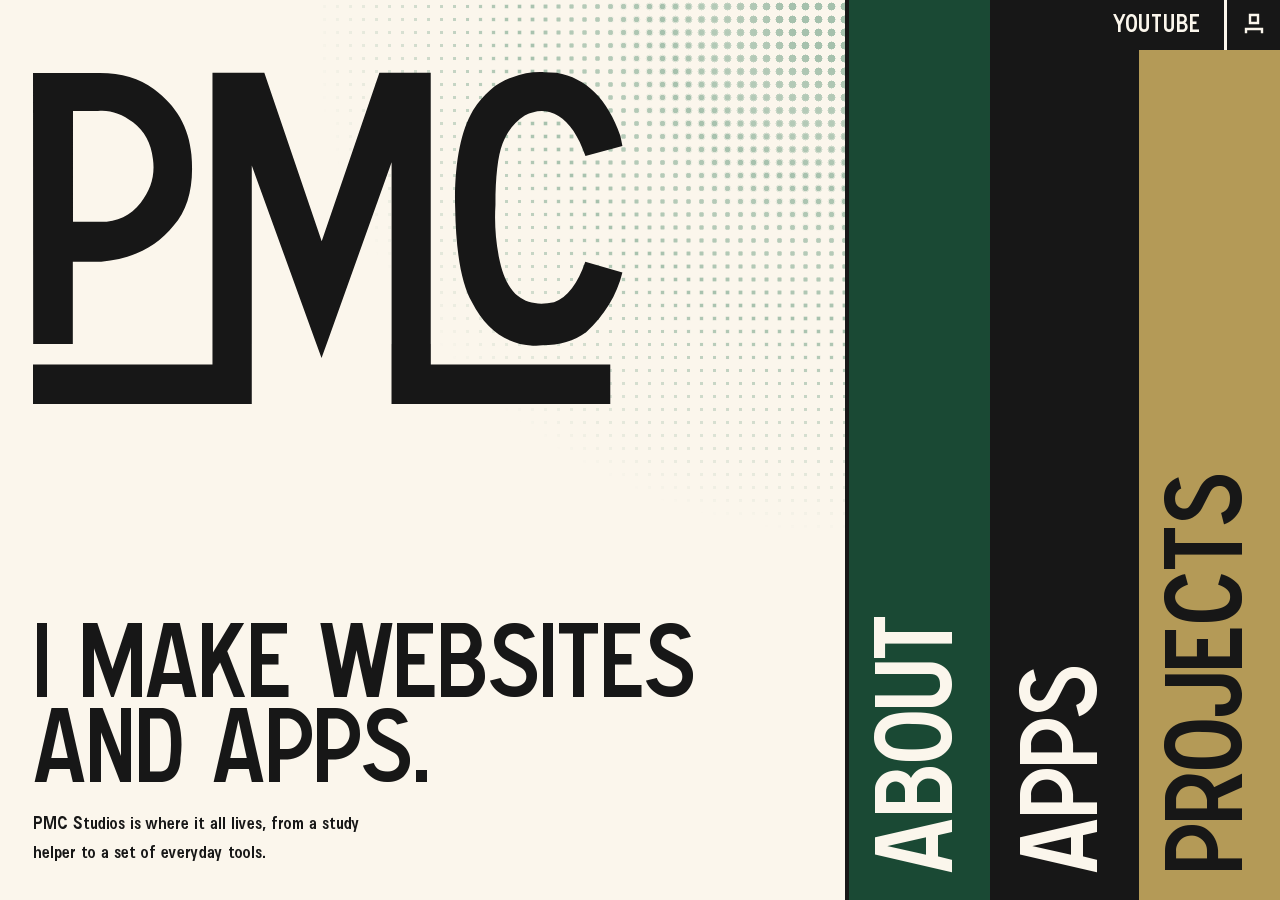
<file: index.html>
<!DOCTYPE html>
<html lang="en">
<head>
<meta charset="UTF-8">
<meta name="viewport" content="width=device-width, initial-scale=1, viewport-fit=cover">
<title>PMC Studios</title>
<meta name="description" content="PMC Studios. Phoenix Coe makes websites and apps, and designs interfaces, typefaces and road signs.">
<meta property="og:title" content="PMC Studios"><meta property="og:description" content="Phoenix Coe makes websites and apps.">
<meta name="theme-color" content="#FBF6EC">
<link rel="icon" href="images/favicon.ico" sizes="48x48"><link rel="icon" href="favicon.svg" type="image/svg+xml"><link rel="apple-touch-icon" href="images/apple-touch-icon.png"><script src="favicon.js"></script>
<script>document.documentElement.classList.add('js')</script>
<style>
@font-face {font-family: 'Shoulders'; src: url('fonts/BigShouldersDisplay-900.woff2') format('woff2'); font-weight: 100 900; font-display: swap;}
@font-face {font-family: 'Plex'; src: url('fonts/IBMPlexMono-400.woff2') format('woff2'); font-weight: 400; font-display: swap;}
@font-face {font-family: 'PMC Symbols L2'; src: url('fonts/PMCSymbolsL2.woff2') format('woff2'); unicode-range: U+0022,U+0023,U+0024,U+0025,U+0026,U+0027,U+002A,U+003C,U+003E,U+003F,U+0040,U+005B,U+005D,U+005E,U+005F,U+0060,U+007B,U+007C,U+007D,U+007E,U+00A1,U+00A3,U+00A9,U+00AB,U+00AE,U+00B0,U+00B1,U+00B7,U+00BB,U+00BF,U+00D7,U+00F7,U+2013,U+2014,U+2018,U+2019,U+201C,U+201D,U+2022,U+2026,U+2190,U+2191,U+2192,U+2193,U+2212,U+2713; font-display: swap;}
@font-face {font-family: 'PMC Symbols L4'; src: url('fonts/PMCSymbolsL4.woff2') format('woff2'); unicode-range: U+0022,U+0023,U+0024,U+0025,U+0026,U+0027,U+002A,U+003C,U+003E,U+003F,U+0040,U+005B,U+005D,U+005E,U+005F,U+0060,U+007B,U+007C,U+007D,U+007E,U+00A1,U+00A3,U+00A9,U+00AB,U+00AE,U+00B0,U+00B1,U+00B7,U+00BB,U+00BF,U+00D7,U+00F7,U+2013,U+2014,U+2018,U+2019,U+201C,U+201D,U+2022,U+2026,U+2190,U+2191,U+2192,U+2193,U+2212,U+2713; font-display: swap;}
@font-face {font-family: 'PMC Symbols L4 Upright'; src: url('fonts/PMCSymbolsL4Upright.woff2') format('woff2'); unicode-range: U+0022,U+0023,U+0024,U+0025,U+0026,U+0027,U+002A,U+003C,U+003E,U+003F,U+0040,U+005B,U+005D,U+005E,U+005F,U+0060,U+007B,U+007C,U+007D,U+007E,U+00A1,U+00A3,U+00A9,U+00AB,U+00AE,U+00B0,U+00B1,U+00B7,U+00BB,U+00BF,U+00D7,U+00F7,U+2013,U+2014,U+2018,U+2019,U+201C,U+201D,U+2022,U+2026,U+2190,U+2191,U+2192,U+2193,U+2212,U+2713; font-display: swap;}
@font-face {font-family: 'PMC Header'; src: local('PMC Header'), local('Caracteres L2'), local('Caractères L2'), url('fonts/PMCHeader.woff2') format('woff2'); font-weight: 100 900; font-display: swap;}
@font-face {font-family: 'PMC Font'; src: local('PMC Font'), local('Caracteres L4'), local('Caractères L4'), url('fonts/PMCFont.woff2') format('woff2'); font-weight: 100 900; font-display: swap;}
@font-face {font-family: 'PMC Font Upright'; src: url('fonts/PMCFontUpright.woff2') format('woff2'); font-weight: 100 900; font-display: swap;}
:root{--ink:#171717;--g1:#337957;--g2:#1A4934;--cream:#FBF6EC;--gold:#B49A57;--d:'PMC Symbols L2','PMC Header','Shoulders','Arial Narrow',Impact,sans-serif;--t:'PMC Symbols L4 Upright','PMC Symbols L4','PMC Font Upright','PMC Font','Plex','Courier New',monospace}
:root{--e:cubic-bezier(.7,0,.2,1);--x:cubic-bezier(.16,1,.3,1)}
*{margin:0;padding:0;box-sizing:border-box}
html,body{height:100%;overflow:hidden;overscroll-behavior:none;background:var(--ink);-webkit-text-size-adjust:100%}
body{font-family:var(--d);font-weight:400;font-synthesis:none;text-transform:uppercase;-webkit-font-smoothing:antialiased}
a{color:inherit;text-decoration:none}
button{font:inherit;color:inherit;background:none;border:0;cursor:pointer;text-transform:inherit}
:focus-visible{outline:4px solid var(--g1);outline-offset:-8px}
.sr{position:absolute;width:1px;height:1px;overflow:hidden;clip:rect(0 0 0 0)}
.tx{font-family:var(--t);text-transform:none}

/* four tall blocks of colour; click one and it opens */
.panels{position:fixed;inset:0;display:flex}
.pn{position:relative;flex:1 1 0;min-width:0;overflow:hidden;cursor:pointer;transition:flex-grow .9s var(--e)}
.pn+.pn{border-left:4px solid var(--ink)}
.pn.on{flex-grow:6;cursor:default}
.pn:not(.on):hover{flex-grow:1.3}
.me{--fg:var(--ink);--bg:var(--cream);--sh:var(--g2);--dot:var(--g1);--dop:.42}
.ab{--fg:var(--cream);--bg:var(--g2);--sh:var(--ink);--dot:var(--cream);--dop:.3}
.ap{--fg:var(--cream);--bg:var(--ink);--sh:var(--g2);--dot:var(--g1);--dop:.7}
.pj{--fg:var(--ink);--bg:var(--gold);--sh:var(--ink);--dot:var(--ink);--dop:.3}
.pn{background:var(--bg);color:var(--fg)}

/* the dots: comic-book halftone in the top right corner of whichever block is open */
.dots{position:absolute;top:0;right:0;width:min(46vw,540px);aspect-ratio:1;color:var(--dot);opacity:0;pointer-events:none;transition:opacity .4s}
.pn.on .dots{opacity:var(--dop);transition:opacity .6s .35s}
.dots i{position:absolute;inset:0}
.dots i:nth-child(1){background:radial-gradient(circle at center,currentColor 0 3.9px,transparent 4.1px) 0 0/13px 13px;-webkit-mask-image:radial-gradient(circle farthest-corner at 100% 0,#000 0 8%,transparent 32%);mask-image:radial-gradient(circle farthest-corner at 100% 0,#000 0 8%,transparent 32%)}
.dots i:nth-child(2){background:radial-gradient(circle at center,currentColor 0 2.7px,transparent 2.9px) 0 0/13px 13px;-webkit-mask-image:radial-gradient(circle farthest-corner at 100% 0,transparent 0 8%,#000 24%,transparent 50%);mask-image:radial-gradient(circle farthest-corner at 100% 0,transparent 0 8%,#000 24%,transparent 50%)}
.dots i:nth-child(3){background:radial-gradient(circle at center,currentColor 0 1.5px,transparent 1.7px) 0 0/13px 13px;-webkit-mask-image:radial-gradient(circle farthest-corner at 100% 0,transparent 0 24%,#000 42%,transparent 70%);mask-image:radial-gradient(circle farthest-corner at 100% 0,transparent 0 24%,#000 42%,transparent 70%)}

/* closed: the name (or the logo) stands up the side */
.vt{position:absolute;left:0;bottom:0;writing-mode:vertical-rl;transform:rotate(180deg);padding:clamp(18px,2vw,32px);font-size:clamp(3.4rem,7.6vw,8rem);line-height:.9;white-space:nowrap;transition:opacity .3s}
.pn.on .vt{opacity:0;visibility:hidden;pointer-events:none;transition:opacity .3s,visibility 0s .3s}
.me .vt{writing-mode:horizontal-tb;transform:none}
.vlogo{display:block;height:auto}
.vlogo.v{width:clamp(64px,7.4vw,116px)}
.vlogo.h{display:none}

/* open: the full piece. Fixed width, so the text never reflows while the block grows. */
.body{position:absolute;left:0;top:0;bottom:0;width:66.66vw;padding:clamp(22px,2.6vw,44px);padding-right:clamp(40px,5vw,76px);padding-top:clamp(64px,8vh,92px);display:flex;flex-direction:column;justify-content:space-between;gap:20px;overflow-y:auto;scrollbar-width:none;outline:none;visibility:hidden;opacity:0;transition:opacity .25s,visibility 0s .25s}
.body::-webkit-scrollbar{display:none}
.pn.on .body{visibility:visible;opacity:1;transition:opacity .5s .3s,visibility 0s}
.pn.on.anim .body>*{animation:up .9s var(--x) backwards;animation-delay:calc(.35s + var(--k)*.09s)}
@keyframes up{from{opacity:0;transform:translateY(36px)}}
.ht{font-size:min(10.8vw,24vh);line-height:.82;font-weight:400;margin-left:-.03em;flex:none}
.tx.d{font-size:clamp(1rem,1.4vw,1.4rem);line-height:1.6}

.logo{display:block;width:min(78%,44vh*1.776);height:auto}
.big{font-size:min(7.2vw,12.5vh);line-height:.92;max-width:16ch;font-weight:400}

.cols{display:grid;grid-template-columns:minmax(0,1.15fr) minmax(0,1fr);gap:clamp(20px,3vw,48px);align-items:start}
.lead{font-size:clamp(1.8rem,4.6vw,5.6rem);line-height:.95}
.cols .tx{font-size:clamp(.98rem,1.75vw,2.1rem);line-height:1.5}
.cols p+p{margin-top:14px}
.partner{margin-top:22px}.partner a{border-bottom:3px solid currentColor;transition:background .1s,color .1s}.partner a:hover{background:var(--fg);color:var(--bg)}
.lab{font-size:clamp(1.3rem,1.9vw,2.2rem);margin-bottom:10px;opacity:.7}
.now{list-style:none}.now li{padding:clamp(10px,1.2vw,18px) 0;border-top:2px solid currentColor;font-size:clamp(.92rem,1.6vw,1.9rem);line-height:1.4}
.chips{list-style:none;display:flex;flex-wrap:wrap;gap:8px;margin-top:16px}
.chips li{padding:6px 12px;border:2px solid currentColor;font-size:1.1rem;line-height:1;box-shadow:4px 4px 0 var(--sh);transition:transform .1s var(--x),box-shadow .1s,background .1s,color .1s;cursor:default}
.chips li:hover{transform:translate(-2px,-2px);box-shadow:7px 7px 0 var(--sh);background:var(--fg);color:var(--bg)}
.chips.links li{padding:0;cursor:pointer;font-size:clamp(1.1rem,1.6vw,1.9rem)}.chips.links a{display:block;padding:.35em .7em}.lab.find{margin:18px 0 0}
.chips li:active{transition-duration:.04s;transform:translate(1px,1px);box-shadow:2px 2px 0 var(--sh)}

/* buttons */
.cta{display:inline-flex;align-items:center;padding:11px 18px;background:var(--fg);color:var(--bg);font-size:clamp(1.15rem,1.5vw,1.5rem);line-height:1;letter-spacing:.03em;transition:background .1s,color .1s,transform .1s}
.cta:hover{background:var(--g1);color:var(--cream);transform:translate(-2px,-2px)}
.cta:active{transform:translate(1px,1px)}
.note{font-size:clamp(.86rem,1vw,1rem);line-height:1.5;opacity:.85;margin-top:14px;max-width:52ch}
.note a{border-bottom:2px solid currentColor}

/* apps: the PMC apps as tiles, then one plate */
.plates{list-style:none;display:flex;flex-direction:column;gap:clamp(14px,2vh,22px);width:min(100%,640px)}
.plate{display:grid;grid-template-columns:clamp(110px,14vw,200px) minmax(0,1fr);gap:clamp(16px,2.2vw,32px);align-items:center;padding:clamp(14px,1.8vw,24px);border:3px solid currentColor;box-shadow:9px 9px 0 var(--sh)}
.plate .pic{display:block;border:4px solid currentColor;box-shadow:6px 6px 0 var(--g1);overflow:hidden;aspect-ratio:1}
.plate .pic img{display:block;width:100%;height:100%;object-fit:cover}
.plate h3{font-size:clamp(2rem,3.4vw,3.6rem);line-height:.9;font-weight:400}
.plate p{font-size:clamp(.92rem,1.1vw,1.1rem);line-height:1.5;margin-top:10px;max-width:46ch}
.plate .chips{margin:14px 0 18px}

/* projects: tiles with a picture, in two groups */
.grp+.grp{margin-top:clamp(14px,2.4vh,26px)}
.grp .lab{margin-bottom:12px}
.tiles{list-style:none;display:grid;grid-template-columns:repeat(4,minmax(0,1fr));gap:clamp(12px,1.5vw,22px)}
.tiles.t3{grid-template-columns:repeat(3,minmax(0,1fr))}
.tile{display:flex;flex-direction:column;height:100%;border:3px solid currentColor;background:var(--bg);box-shadow:7px 7px 0 var(--sh);transition:transform .1s var(--x),box-shadow .1s}
.tile:hover{transform:translate(-2px,-2px);box-shadow:11px 11px 0 var(--sh)}
.tile:active{transition-duration:.04s;transform:translate(1px,1px);box-shadow:2px 2px 0 var(--sh)}
.tile .th{display:block;aspect-ratio:16/10;border-bottom:3px solid currentColor;overflow:hidden;background:var(--fg)}
.tile .th img{display:block;width:100%;height:100%;object-fit:cover;object-position:top}
.tile .th.lg{display:flex;align-items:center;justify-content:center;background:var(--g2)}.tile .th.lg img{width:clamp(56px,5.4vw,88px);height:auto;aspect-ratio:1;object-fit:contain}
.tile .tt{display:flex;flex-direction:column;gap:4px;padding:10px 12px 12px}
.tile b{font-weight:400;font-size:clamp(1.4rem,1.9vw,2rem);line-height:.95}
.tile small{font-size:clamp(.8rem,.9vw,.92rem);line-height:1.35;opacity:.85}

.out{position:fixed;top:0;right:0;z-index:10;display:flex}
.out a{padding:14px clamp(16px,1.8vw,26px);background:var(--ink);color:var(--cream);font-size:1.4rem;letter-spacing:.04em;line-height:1;transition:background .1s,color .1s}
.out a+a{border-left:3px solid var(--cream)}.out a:hover{background:var(--gold);color:var(--ink)}
.out .pa-btn{width:56px;height:auto;align-self:stretch;border:0;border-left:3px solid var(--cream);background:var(--ink);color:var(--cream);box-shadow:none;overflow:hidden;transition:background .1s,color .1s}
.out .pa-btn:not(.pa-out){background:var(--pa-cbg,var(--ink));color:var(--pa-cfg,var(--cream))}
.out .pa-btn:hover,.out .pa-btn:focus-visible,.out .pa-btn[aria-expanded=true]{background:var(--gold);color:var(--ink);box-shadow:none}
.out .pa-btn img{width:100%;height:100%;object-fit:cover}

@media (max-width:1100px) and (min-width:801px){
.tiles{grid-template-columns:repeat(2,minmax(0,1fr))}.tiles.t3{grid-template-columns:repeat(3,minmax(0,1fr))}
}
@media (max-height:820px) and (min-width:801px){.pj .ht{display:none}}
@media (max-width:800px){
.panels{flex-direction:column;top:44px}
.pn+.pn{border-left:0;border-top:4px solid var(--ink)}
.pn.on{flex-grow:12}
.vt,.me .vt{writing-mode:horizontal-tb;transform:none;top:0;bottom:auto;display:flex;align-items:center;height:100%;padding:0 18px;font-size:clamp(2.4rem,13vw,4rem)}
.vlogo.v{display:none}.vlogo.h{display:block;height:clamp(30px,7vh,48px);width:auto}
.body{width:100%;padding:56px 18px 18px;justify-content:flex-start;gap:16px}
.ht{display:none}
.dots{width:80vw}
.logo{width:min(78%,24vh*1.776)}
.big{font-size:min(11vw,8vh);max-width:none}
.cols{grid-template-columns:1fr;gap:34px}
.lead{font-size:2rem}
.plate{grid-template-columns:96px minmax(0,1fr);gap:14px;align-items:start}.plate h3{font-size:2rem}
.tiles,.tiles.t3{grid-template-columns:1fr;gap:10px}
.tile{flex-direction:row;box-shadow:5px 5px 0 var(--sh)}
.tile .th{width:88px;flex:none;aspect-ratio:auto;border-bottom:0;border-right:3px solid currentColor}.tile .th.lg img{width:48px}
.tile .tt{justify-content:center;min-width:0;padding:8px 12px}
.tile b{font-size:1.4rem}.tile small{display:-webkit-box;-webkit-line-clamp:2;-webkit-box-orient:vertical;overflow:hidden}
.out{left:0;right:0;height:44px}.out a{flex:1;display:flex;align-items:center;justify-content:center;padding:0;font-size:1.3rem}
.out .pa-btn{flex:none;width:56px}
}
/* apps: just the icon, whole, next to its name */
.ap .tiles{grid-template-columns:repeat(2,minmax(0,1fr))}
.ap .tile{flex-direction:row;align-items:center;gap:clamp(14px,1.6vw,26px);padding:clamp(10px,min(1.5vw,1.9vh),26px) clamp(14px,1.7vw,30px);box-shadow:5px 5px 0 var(--sh)}
.ap .tile .th{display:block;width:clamp(48px,min(6.4vw,9vh),110px);flex:none;aspect-ratio:1;border:0;background:none;overflow:visible}
.ap .tile .th img{width:100%;height:100%;object-fit:contain}
.ap .tile .tt{padding:0;min-width:0}
.ap .tile b{font-size:clamp(1.3rem,min(2.3vw,3.7vh),2.8rem)}
.ap .tile small{font-size:clamp(.78rem,min(1.25vw,2vh),1.5rem);display:block;overflow:visible}
.ap .plate{grid-template-columns:clamp(72px,min(6.4vw,11vh),110px) minmax(0,1fr);padding:clamp(10px,min(1.1vw,1.5vh),18px) clamp(14px,1.4vw,22px);box-shadow:6px 6px 0 var(--sh);gap:clamp(14px,1.6vw,22px)}
.ap .plate .pic{border-width:3px;box-shadow:4px 4px 0 var(--g1)}
.ap .plate h3{font-size:clamp(1.6rem,min(2.3vw,3.7vh),2.8rem)}
.ap .plate p{font-size:clamp(.85rem,min(1.15vw,1.9vh),1.4rem);margin:6px 0 10px}
.ap .cta{padding:clamp(8px,.8vw,14px) clamp(14px,1.4vw,26px);font-size:clamp(1.15rem,1.6vw,2rem)}
.ap .grp+.grp{margin-top:clamp(18px,3vh,30px)}
@media (max-width:800px){@media (prefers-reduced-motion:reduce){.pn.on.anim .body>*{animation:none}.pn{transition:none}.dots{transition:none}}
/* PMC press: every button lifts on hover and presses down on click, exactly like the account button */
:is(button,[role=button],input[type=button],input[type=submit],summary,.btn,.pa-btn,.pb-btn,.tb-back,.btn-ic):not(:disabled,[aria-disabled=true],[role=menuitem],[role=option],.pa-row,[style*=transform]){transition-property:transform,box-shadow,background-color,color,border-color,opacity;transition-duration:.14s;transition-timing-function:cubic-bezier(.16,1,.3,1)}
:is(button,[role=button],input[type=button],input[type=submit],summary,.btn,.pa-btn,.pb-btn,.tb-back,.btn-ic):not(:disabled,[aria-disabled=true],[role=menuitem],[role=option],.pa-row,[style*=transform]):hover{transform:translate(-2px,-2px)!important}
:is(button,[role=button],input[type=button],input[type=submit],summary,.btn,.pa-btn,.pb-btn,.tb-back,.btn-ic):not(:disabled,[aria-disabled=true],[role=menuitem],[role=option],.pa-row,[style*=transform]):active{transform:translate(1px,1px)!important;transition-duration:.04s}
@media (hover:none){:is(button,[role=button],input[type=button],input[type=submit],summary,.btn,.pa-btn,.pb-btn,.tb-back,.btn-ic):not(:disabled,[aria-disabled=true],[role=menuitem],[role=option],.pa-row,[style*=transform]):hover{transform:none!important}}
@media (prefers-reduced-motion:reduce){:is(button,[role=button],input[type=button],input[type=submit],summary,.btn,.pa-btn,.pb-btn,.tb-back,.btn-ic):not(:disabled,[aria-disabled=true],[role=menuitem],[role=option],.pa-row,[style*=transform]){transform:none!important;transition:none}:is(button,[role=button],input[type=button],input[type=submit],summary,.btn,.pa-btn,.pb-btn,.tb-back,.btn-ic):not(:disabled,[aria-disabled=true],[role=menuitem],[role=option],.pa-row,[style*=transform]):hover,:is(button,[role=button],input[type=button],input[type=submit],summary,.btn,.pa-btn,.pb-btn,.tb-back,.btn-ic):not(:disabled,[aria-disabled=true],[role=menuitem],[role=option],.pa-row,[style*=transform]):active{transform:none!important}}
</style>
</head>
<body>
<svg width="0" height="0" style="position:absolute" aria-hidden="true"><defs>
<path id="pM" d="M1264.16 741.211L1516.85 3.66211H1741.7V1190.81H1742.03V1281.33H2527.92V1453.42H1569.94V1190.81H1570.31V395.508L1285.4 1192.38L1263.43 1251.96L1241.46 1192.38L958.008 409.424V1192.38H957.979V1453.42H0V1281.33H785.889V3.66211H1012.94L1264.16 741.211Z"/>
<path id="pC" d="M2221.44 0C2227.29 0 2233.4 0.244141 2239.75 0.732422C2256.84 0.732422 2274.66 1.70898 2293.21 3.66211C2423.1 26.6113 2516.11 118.652 2572.27 279.785L2581.05 323.73L2419.19 367.676C2387.94 279.297 2348.63 220.947 2301.27 192.627C2254.39 163.818 2205.08 163.086 2153.32 190.43C2109.38 217.773 2076.9 259.033 2055.91 314.209C2035.4 368.896 2025.15 458.008 2025.15 581.543C2020.26 659.668 2025.63 737.793 2041.26 815.918C2056.88 894.043 2084.47 949.219 2124.02 981.445C2164.06 1013.18 2216.55 1022.22 2281.49 1008.54C2340.58 985.596 2386.23 926.27 2418.46 830.566L2581.05 878.174C2556.15 977.783 2503.17 1064.94 2422.12 1139.65C2369.87 1177.73 2305.91 1196.78 2230.22 1196.78C2220.95 1197.75 2211.91 1198.24 2203.12 1198.24H2189.21C2073.97 1192.87 1984.86 1129.15 1921.88 1007.08C1876.46 929.443 1852.05 791.504 1848.63 593.262C1848.14 580.078 1847.9 566.895 1847.9 553.711C1848.88 384.766 1875.24 256.104 1927 167.725C1976.81 91.5527 2034.42 43.2129 2099.85 22.7051C2137.94 7.56836 2178.47 0 2221.44 0Z"/>
<path id="pP" fill-rule="evenodd" clip-rule="evenodd" d="M292.969 4.39453C387.695 4.39453 466.309 27.5879 528.809 73.9746C627.93 146.729 682.861 242.432 693.604 361.084C695.557 382.568 696.533 403.32 696.533 423.34C696.533 528.32 669.678 611.328 615.967 672.363C540.283 766.602 434.57 819.336 298.828 830.566H174.316V1191.65H0.732422L0 4.39453H292.969ZM437.988 220.459C387.695 181.885 336.426 165.283 284.18 170.654H175.049V656.25H292.236C366.943 657.227 426.758 629.15 471.68 572.021C517.09 514.893 534.912 451.172 525.146 380.859C517.334 312.012 488.281 258.545 437.988 220.459Z"/>
</defs></svg>
<h1 class="sr">PMC Studios. Phoenix Coe makes websites and apps.</h1>
<main class="panels" id="panels">

  <section class="pn me on anim" id="home" aria-label="Intro">
    <span class="dots" aria-hidden="true"><i></i><i></i><i></i></span>
    <button class="vt" type="button" aria-expanded="true" aria-controls="home-body" aria-label="Open the intro">
      <svg class="vlogo v" viewBox="0 0 1454 2582" fill="currentColor" aria-hidden="true"><g transform="translate(0 2582) rotate(-90)"><use href="#pP"/><use href="#pM"/><use href="#pC"/></g></svg>
      <svg class="vlogo h" viewBox="0 0 2582 1454" fill="currentColor" aria-hidden="true"><use href="#pP"/><use href="#pM"/><use href="#pC"/></svg>
    </button>
    <div class="body" id="home-body" tabindex="-1">
      <svg class="logo" style="--k:0" viewBox="0 0 2582 1454" role="img" aria-label="PMC" fill="currentColor"><use href="#pP"/><use href="#pM"/><use href="#pC"/></svg>
      <div style="--k:1">
        <p class="big">I make websites and apps.</p>
        <p class="tx d" style="margin-top:16px;max-width:36ch">PMC Studios is where it all lives, from a study helper to a set of everyday tools.</p>
      </div>
    </div>
  </section>

  <section class="pn ab" id="about" aria-label="About">
    <span class="dots" aria-hidden="true"><i></i><i></i><i></i></span>
    <button class="vt" type="button" aria-expanded="false" aria-controls="about-body">About</button>
    <div class="body" id="about-body" tabindex="-1">
      <div class="cols" style="--k:0">
        <div>
          <p class="lead">I design things, then I build them.</p>
          <p class="tx" style="margin-top:18px">I’m Phoenix Coe. I make apps and websites, from interfaces and typefaces to road signs, and I build most of what I design because I like seeing it work.</p>
          <ul class="chips links"><li><a href="https://youtube.com/@PhoenixsLab" target="_blank" rel="noopener">YouTube</a></li><li><a href="https://phoenixcoder.itch.io" target="_blank" rel="noopener">itch.io</a></li></ul>
        </div>
        <div>
          <p class="lab">Right now</p>
          <ul class="now tx"><li>Building Coe, a study helper, and Coe Mini, the same helper in your browser.</li><li>Making a 3D app where you can hear a song’s parts spread out around you.</li></ul>
          <p class="tx partner">PMC is partnered with <a href="https://riversoftstudios.github.io/river-site/" target="_blank" rel="noopener">River</a>, a studio run by a friend of mine.</p>
        </div>
      </div>
      <h2 class="ht" style="--k:1" aria-hidden="true">About</h2>
    </div>
  </section>

  <section class="pn ap" id="apps" aria-label="Apps">
    <span class="dots" aria-hidden="true"><i></i><i></i><i></i></span>
    <button class="vt" type="button" aria-expanded="false" aria-controls="apps-body">Apps</button>
    <div class="body" id="apps-body" tabindex="-1">
      <div style="--k:0">
        <div class="grp">
          <p class="lab">PMC apps</p>
          <ul class="tiles">
            <li><a class="tile" href="https://coe.pmcstudios.uk/" target="_blank" rel="noopener"><span class="th lg"><img src="images/apps/logo-coe.svg" alt="" width="64" height="64"></span><span class="tt"><b>Coe</b><small class="tx">A study helper that explains, checks and quizzes.</small></span></a></li>
            <li><a class="tile" href="https://coe.pmcstudios.uk/about/" target="_blank" rel="noopener"><span class="th lg"><img src="images/apps/logo-mini.svg" alt="" width="64" height="64"></span><span class="tt"><b>Coe Mini</b><small class="tx">Coe in the side of your browser, next to the page you are on.</small></span></a></li>
            <li><a class="tile" href="https://tools.pmcstudios.uk/" target="_blank" rel="noopener"><span class="th lg"><img src="images/apps/logo-tools.svg" alt="" width="64" height="64"></span><span class="tt"><b>PMC Tools</b><small class="tx">Small tools that each do one job well.</small></span></a></li>
            <li><a class="tile" href="https://id.pmcstudios.uk/" target="_blank" rel="noopener"><span class="th lg"><img src="images/apps/logo-id.svg" alt="" width="64" height="64"></span><span class="tt"><b>PMC ID</b><small class="tx">One sign-in for all of the above.</small></span></a></li>
          </ul>
        </div>
        <div class="grp">
          <p class="lab">Also made</p>
          <ul class="plates">
            <li class="plate">
              <span class="pic"><img src="images/mini-mayhem.png" alt="A golf ball with an arrow showing where it will go, on a green course" width="432" height="432"></span>
              <div>
                <h3>Mini Mayhem</h3>
                <p class="tx">A top-down mini golf app. Every course has 18 holes, and they get harder as you go.</p>
                <a class="cta" href="https://phoenixcoder.itch.io" target="_blank" rel="noopener">Open Mini Mayhem</a>
              </div>
            </li>
          </ul>
        </div>
      </div>
      <h2 class="ht" style="--k:1" aria-hidden="true">Apps</h2>
    </div>
  </section>

  <section class="pn pj" id="projects" aria-label="Projects">
    <span class="dots" aria-hidden="true"><i></i><i></i><i></i></span>
    <button class="vt" type="button" aria-expanded="false" aria-controls="projects-body">Projects</button>
    <div class="body" id="projects-body" tabindex="-1">
      <div style="--k:0">
        <div class="grp">
          <p class="lab">School websites</p>
          <ul class="tiles t3">
            <li><a class="tile" href="/work/student-hub"><span class="th"><img src="images/work/student-hub-1.jpg" alt="" width="1400" height="875"></span><span class="tt"><b>Student Hub</b><small class="tx">My redesign of the school’s student hub.</small></span></a></li>
            <li><a class="tile" href="/work/revision-hub"><span class="th"><img src="images/work/revision-hub-1.jpg" alt="" width="1400" height="875"></span><span class="tt"><b>Revision Hub</b><small class="tx">A full overhaul of the school’s revision site.</small></span></a></li>
            <li><a class="tile" href="/work/alumni"><span class="th"><img src="images/work/alumni-1.jpg" alt="" width="1400" height="875"></span><span class="tt"><b>Alumni</b><small class="tx">A brand new site for keeping former students in touch.</small></span></a></li>
          </ul>
          <p class="note tx">Three websites I made for Ipswich Academy, which are in the process of being adopted.</p>
        </div>
      </div>
      <h2 class="ht" style="--k:1" aria-hidden="true">Projects</h2>
    </div>
  </section>

</main>
<nav class="out" aria-label="Find me">
  <a href="https://youtube.com/@PhoenixsLab" target="_blank" rel="noopener">YouTube</a>
  <button class="pa-btn pa-out" id="acct" type="button" aria-label="Sign in with PMC ID"></button>
</nav>
<script src="pmc-logo.js"></script>
<script src="pmc-account.js"></script>
<script src="account-config.js"></script>
<script src="account.js"></script>
<script>
(() => {
  const pns = [...document.querySelectorAll('.pn')];

  /* the tab icon takes the colours of whichever block is open */
  const PAL = [['#FBF6EC', '#171717'], ['#1A4934', '#FBF6EC'], ['#171717', '#FBF6EC'], ['#B49A57', '#171717']];
  const paint = i => { if (window.pmcFavicon) pmcFavicon(PAL[i][0], PAL[i][1]); };

  /* open one block. 'animate' controls the little entrance of its contents. */
  const open = (i, push = true, animate = true) => {
    pns.forEach((p, j) => { const on = j === i; p.classList.toggle('on', on); p.classList.toggle('anim', on && animate); p.querySelector('.vt').setAttribute('aria-expanded', on); });
    paint(i);
    if (push) history.replaceState(null, '', location.pathname + location.search);
  };
  pns.forEach((p, i) => p.addEventListener('click', e => {
    if (p.classList.contains('on')) return;
    e.preventDefault(); open(i);
    if (e.detail === 0) p.querySelector('.body').focus({ preventScroll: true });   // opened from the keyboard
  }));
  /* a refresh, or coming back from a case study, lands on the same block */
  const fromHash = () => { const i = pns.findIndex(p => '#' + p.id === location.hash); return i < 0 ? 0 : i; };
  addEventListener('hashchange', () => open(fromHash(), false));
  const h = fromHash(); if (h > 0) open(h, false, false); else paint(0);
  if (location.hash) history.replaceState(null, null, location.pathname);   // wipe the hash from the address bar without reloading or scrolling
})();
</script>
</body>
</html>
</file>
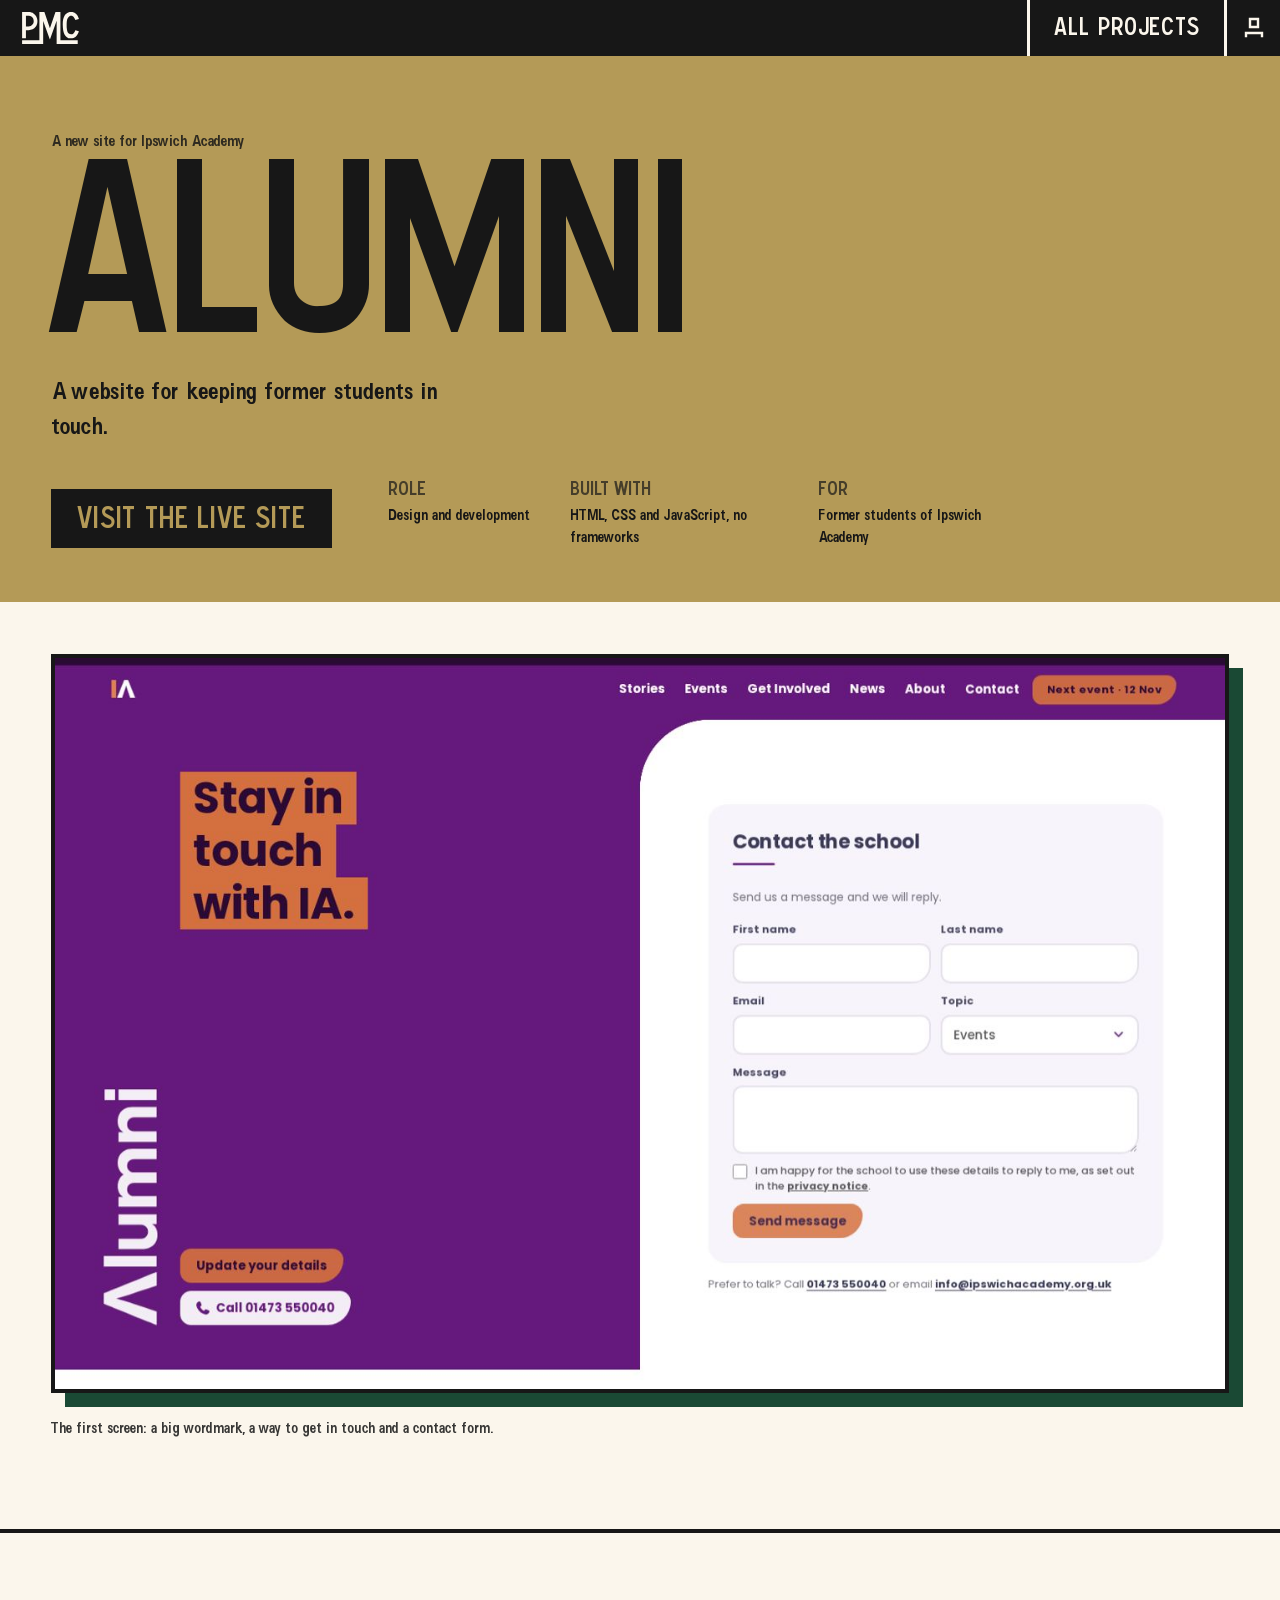
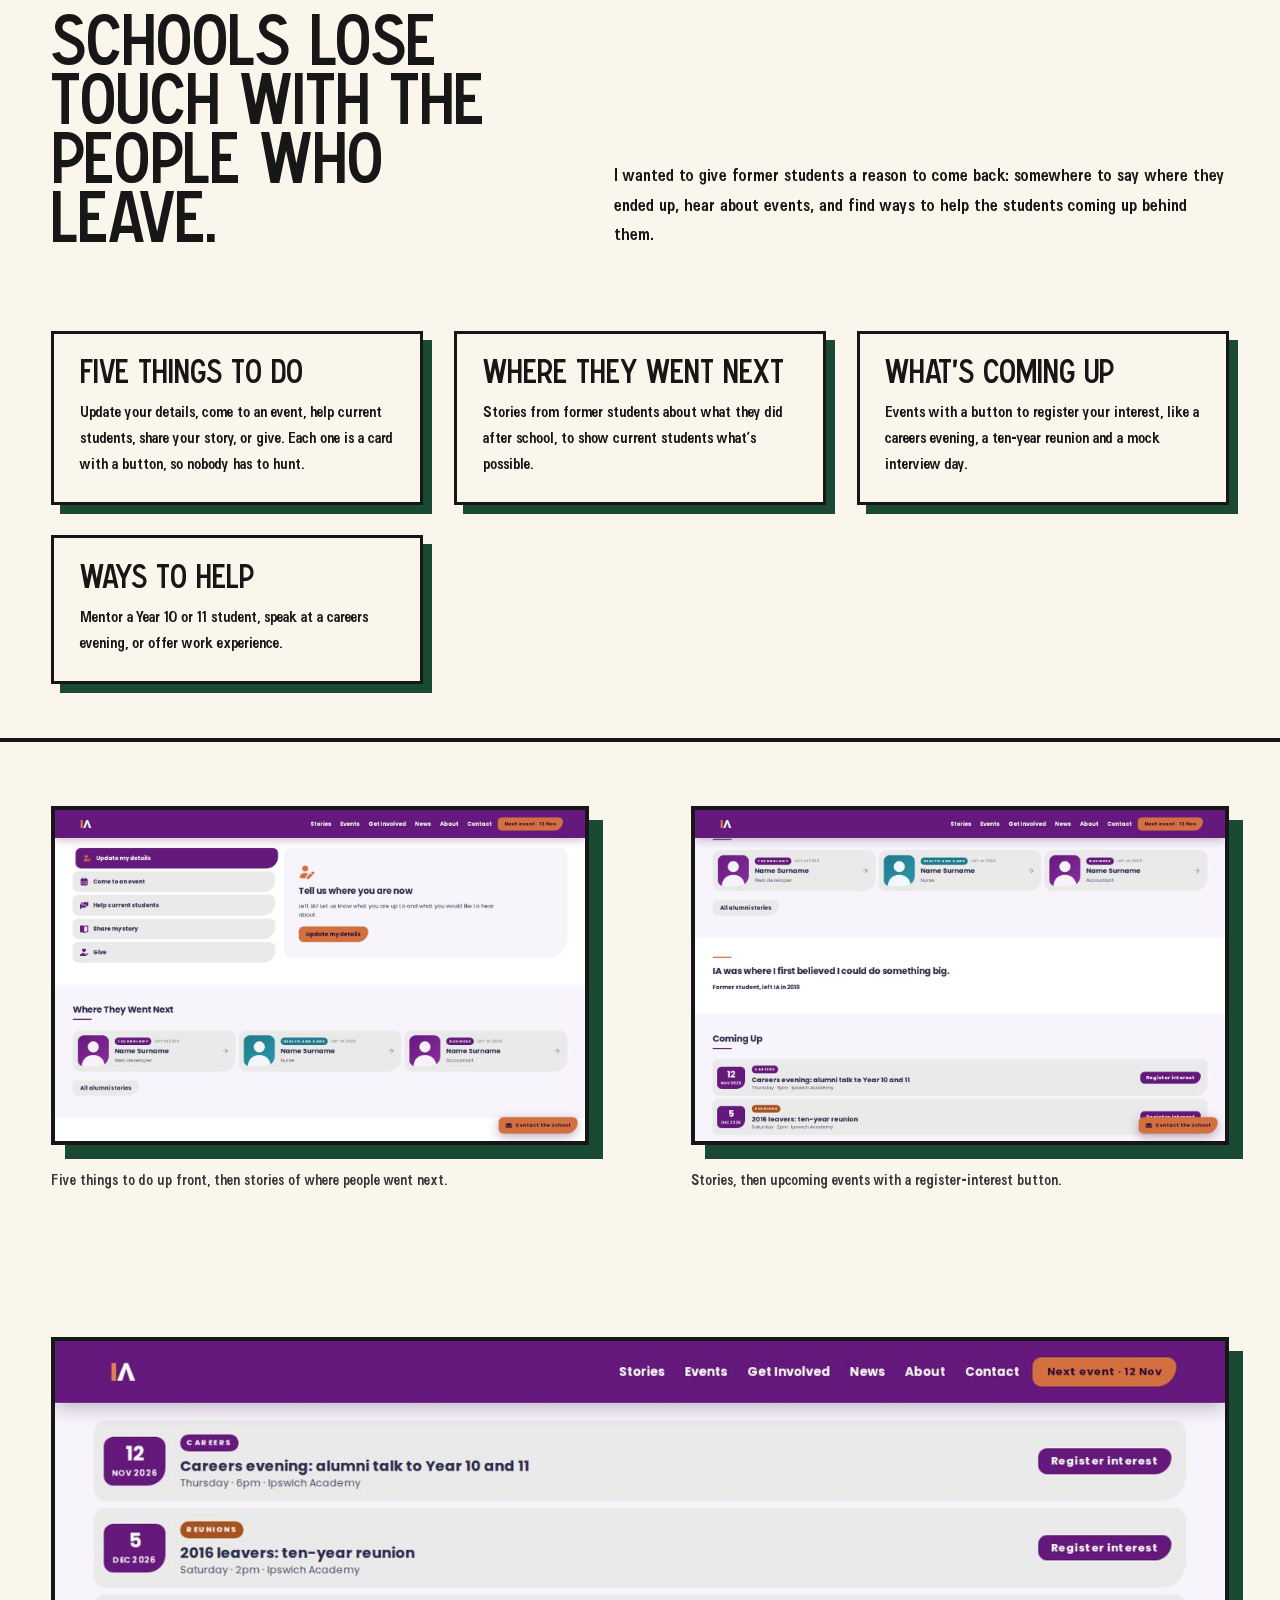
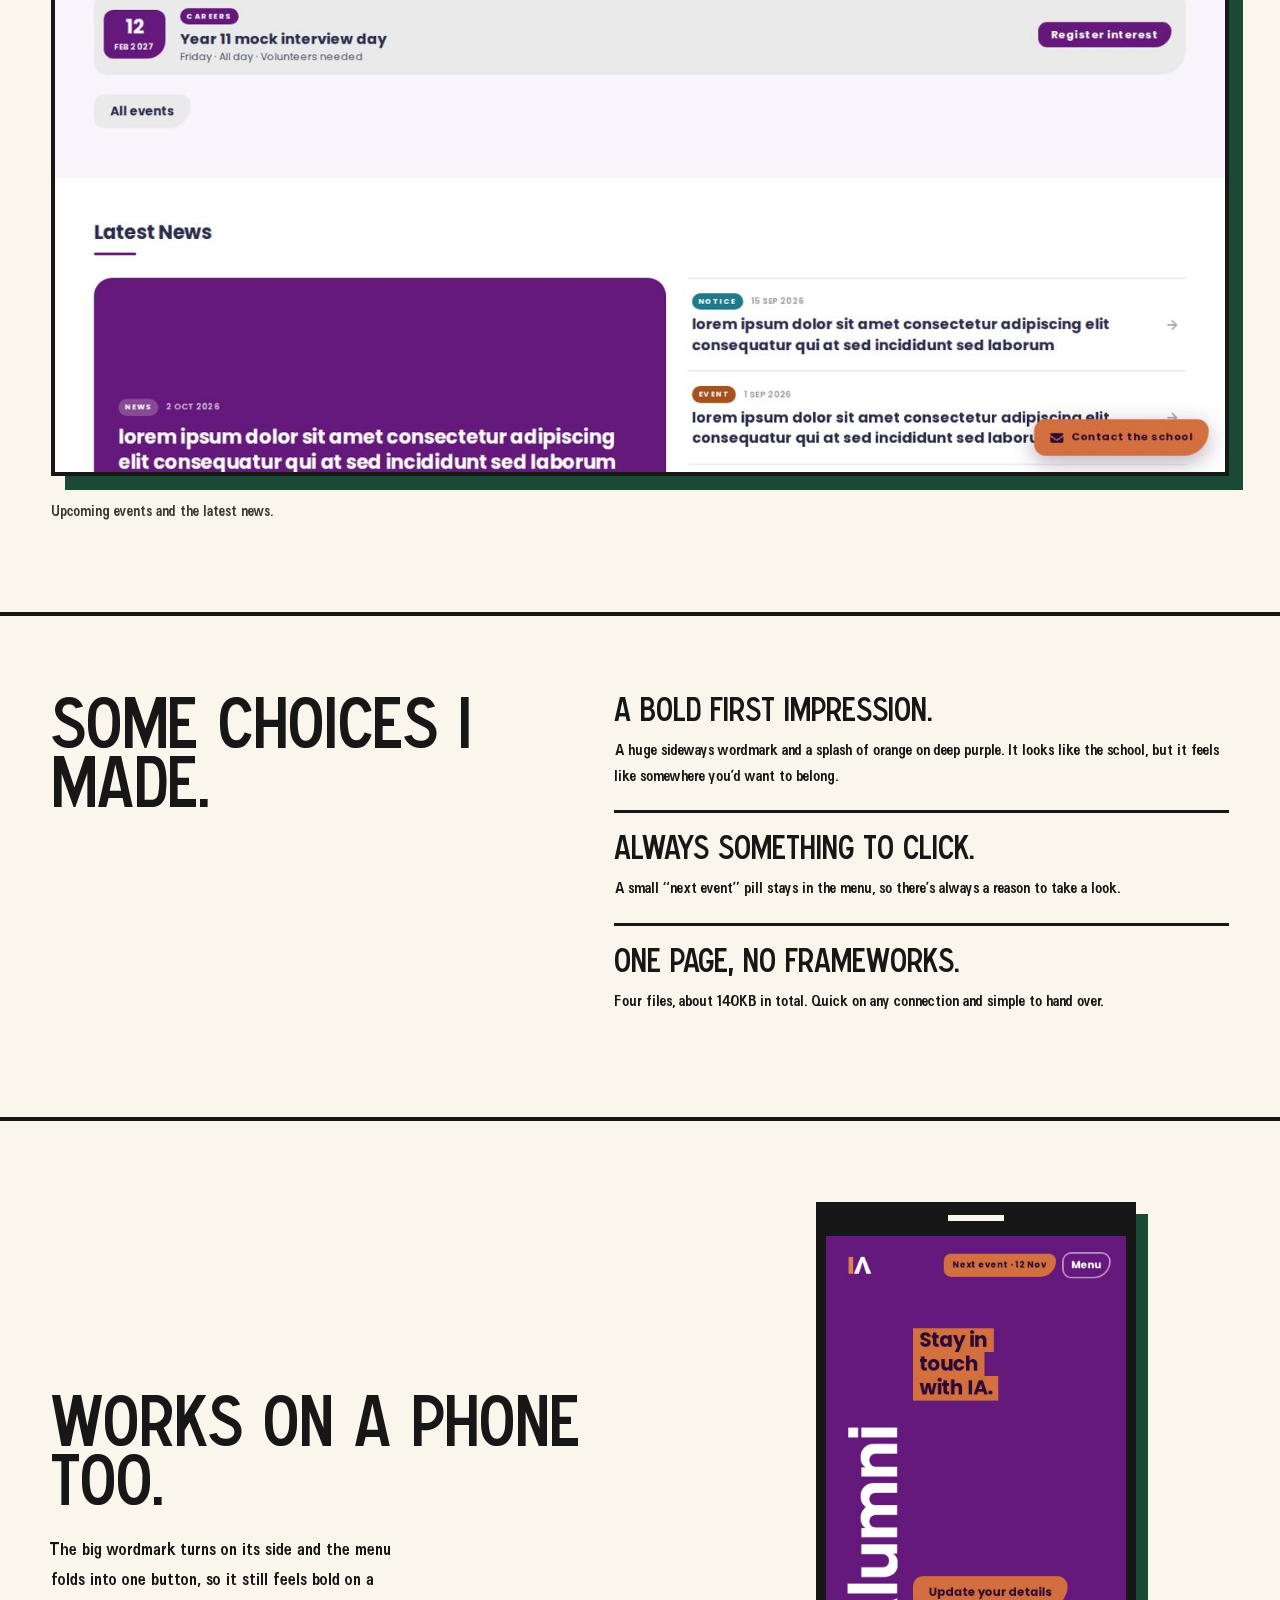
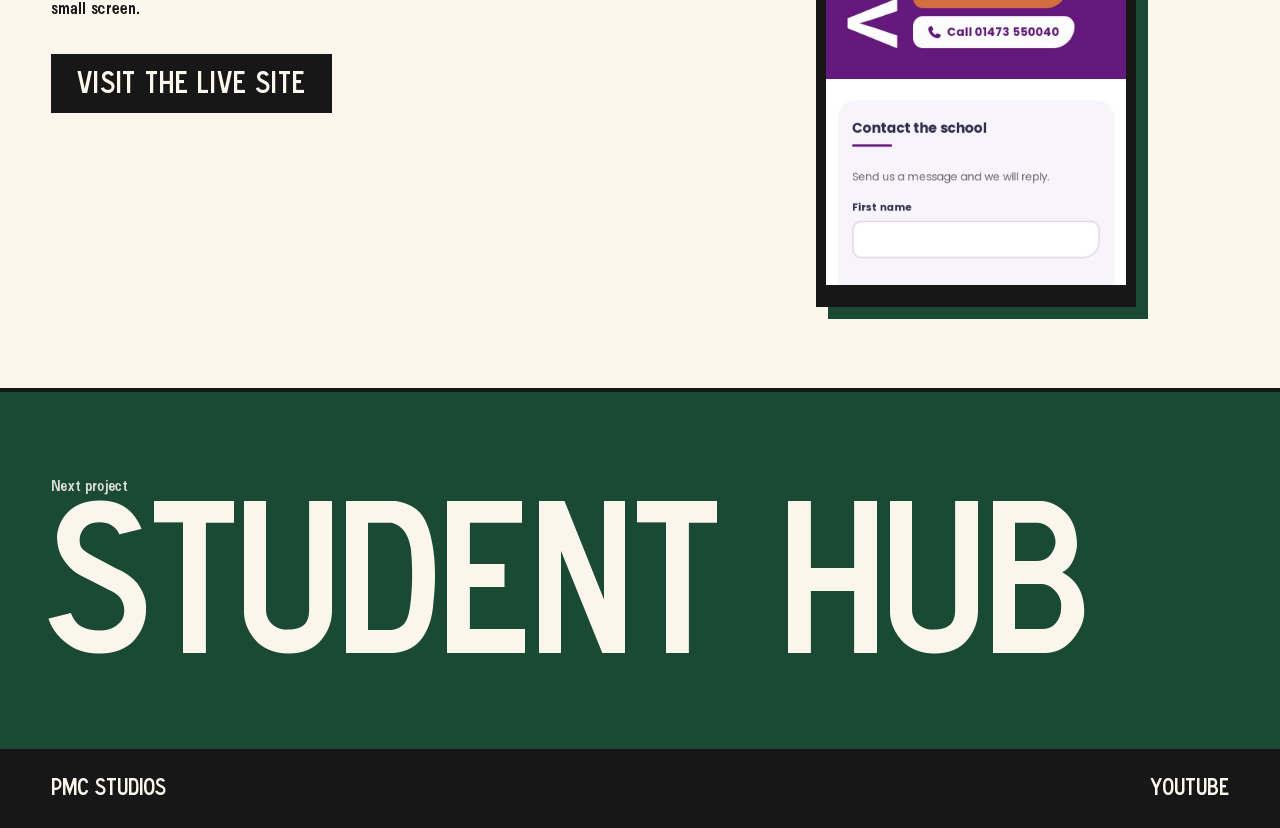
<file: work/alumni.html>
<!DOCTYPE html>
<html lang="en">
<head>
<meta charset="UTF-8">
<meta name="viewport" content="width=device-width, initial-scale=1">
<title>Alumni - PMC Studios</title>
<meta name="description" content="A new alumni website for Ipswich Academy, built from scratch.">
<meta property="og:title" content="Alumni - PMC Studios"><meta property="og:description" content="A new alumni website for Ipswich Academy, built from scratch.">
<link rel="icon" href="../favicon.ico" sizes="48x48"><link rel="icon" href="../favicon.svg" type="image/svg+xml"><link rel="apple-touch-icon" href="../apple-touch-icon.png"><script src="../favicon.js"></script><script>pmcFavicon('#B49A57','#171717')</script>
<script>document.documentElement.classList.add('js')</script>
<link rel="stylesheet" href="case.css">
<script src="case.js" defer></script>
</head>
<body>
<svg width="0" height="0" style="position:absolute" aria-hidden="true"><defs>
<path id="pM" d="M1264.16 741.211L1516.85 3.66211H1741.7V1190.81H1742.03V1281.33H2527.92V1453.42H1569.94V1190.81H1570.31V395.508L1285.4 1192.38L1263.43 1251.96L1241.46 1192.38L958.008 409.424V1192.38H957.979V1453.42H0V1281.33H785.889V3.66211H1012.94L1264.16 741.211Z"/>
<path id="pC" d="M2221.44 0C2227.29 0 2233.4 0.244141 2239.75 0.732422C2256.84 0.732422 2274.66 1.70898 2293.21 3.66211C2423.1 26.6113 2516.11 118.652 2572.27 279.785L2581.05 323.73L2419.19 367.676C2387.94 279.297 2348.63 220.947 2301.27 192.627C2254.39 163.818 2205.08 163.086 2153.32 190.43C2109.38 217.773 2076.9 259.033 2055.91 314.209C2035.4 368.896 2025.15 458.008 2025.15 581.543C2020.26 659.668 2025.63 737.793 2041.26 815.918C2056.88 894.043 2084.47 949.219 2124.02 981.445C2164.06 1013.18 2216.55 1022.22 2281.49 1008.54C2340.58 985.596 2386.23 926.27 2418.46 830.566L2581.05 878.174C2556.15 977.783 2503.17 1064.94 2422.12 1139.65C2369.87 1177.73 2305.91 1196.78 2230.22 1196.78C2220.95 1197.75 2211.91 1198.24 2203.12 1198.24H2189.21C2073.97 1192.87 1984.86 1129.15 1921.88 1007.08C1876.46 929.443 1852.05 791.504 1848.63 593.262C1848.14 580.078 1847.9 566.895 1847.9 553.711C1848.88 384.766 1875.24 256.104 1927 167.725C1976.81 91.5527 2034.42 43.2129 2099.85 22.7051C2137.94 7.56836 2178.47 0 2221.44 0Z"/>
<path id="pP" fill-rule="evenodd" clip-rule="evenodd" d="M292.969 4.39453C387.695 4.39453 466.309 27.5879 528.809 73.9746C627.93 146.729 682.861 242.432 693.604 361.084C695.557 382.568 696.533 403.32 696.533 423.34C696.533 528.32 669.678 611.328 615.967 672.363C540.283 766.602 434.57 819.336 298.828 830.566H174.316V1191.65H0.732422L0 4.39453H292.969ZM437.988 220.459C387.695 181.885 336.426 165.283 284.18 170.654H175.049V656.25H292.236C366.943 657.227 426.758 629.15 471.68 572.021C517.09 514.893 534.912 451.172 525.146 380.859C517.334 312.012 488.281 258.545 437.988 220.459Z"/>
</defs></svg>
<header class="bar"><a class="mark" href="../index" aria-label="PMC Studios, home"><svg viewBox="0 0 2582 1454" fill="currentColor" aria-hidden="true"><use href="#pM"/><use href="#pC"/><use href="#pP"/></svg></a><div class="bar-r"><a class="back d" href="../#projects">All projects</a><button class="pa-btn pa-out" id="acct" type="button" aria-label="Sign in with PMC ID"></button></div></header>
<main>
<section class="hero" style="--bg:var(--gold);--fg:var(--ink)">
  <p class="kicker tx">A new site for Ipswich Academy</p>
  <h1 class="d">Alumni</h1>
  <p class="sum tx">A website for keeping former students in touch.</p>
  <div class="hero-row"><a class="visit d" href="https://projects.pmcstudios.uk/alumni/" target="_blank" rel="noopener">Visit the live site</a><dl class="meta tx"><div><dt>Role</dt><dd>Design and development</dd></div><div><dt>Built with</dt><dd>HTML, CSS and JavaScript, no frameworks</dd></div><div><dt>For</dt><dd>Former students of Ipswich Academy</dd></div></dl></div>
</section>
<figure class="shot rv big"><div class="frame" tabindex="0" role="button" aria-label="View larger: The first screen: a big wordmark, a way to get in touch and a contact form."><img src="../images/work/alumni-1.jpg" alt="The first screen: a big wordmark, a way to get in touch and a contact form." loading="lazy"></div><figcaption class="tx">The first screen: a big wordmark, a way to get in touch and a contact form.</figcaption></figure>
<section class="story"><h2 class="d rv">Schools lose touch with the people who leave.</h2><p class="tx rv">I wanted to give former students a reason to come back: somewhere to say where they ended up, hear about events, and find ways to help the students coming up behind them.</p></section>
<section class="plates"><article class="plate rv"><h3>Five things to do</h3><p class="tx">Update your details, come to an event, help current students, share your story, or give. Each one is a card with a button, so nobody has to hunt.</p></article><article class="plate rv"><h3>Where they went next</h3><p class="tx">Stories from former students about what they did after school, to show current students what’s possible.</p></article><article class="plate rv"><h3>What’s coming up</h3><p class="tx">Events with a button to register your interest, like a careers evening, a ten-year reunion and a mock interview day.</p></article><article class="plate rv"><h3>Ways to help</h3><p class="tx">Mentor a Year 10 or 11 student, speak at a careers evening, or offer work experience.</p></article></section>
<!-- Footnotes: put <sup class="ast">*</sup> after a heading above, then add a line here: <p class="fn"><sup class="ast">*</sup> Your note.</p> -->
<section class="notes tx" aria-label="Notes"></section>
<div class="duo"><figure class="shot rv "><div class="frame" tabindex="0" role="button" aria-label="View larger: Five things to do up front, then stories of where people went next."><img src="../images/work/alumni-2.jpg" alt="Five things to do up front, then stories of where people went next." loading="lazy"></div><figcaption class="tx">Five things to do up front, then stories of where people went next.</figcaption></figure><figure class="shot rv "><div class="frame" tabindex="0" role="button" aria-label="View larger: Stories, then upcoming events with a register-interest button."><img src="../images/work/alumni-3.jpg" alt="Stories, then upcoming events with a register-interest button." loading="lazy"></div><figcaption class="tx">Stories, then upcoming events with a register-interest button.</figcaption></figure></div>
<figure class="shot rv "><div class="frame" tabindex="0" role="button" aria-label="View larger: Upcoming events and the latest news."><img src="../images/work/alumni-4.jpg" alt="Upcoming events and the latest news." loading="lazy"></div><figcaption class="tx">Upcoming events and the latest news.</figcaption></figure>
<section class="story"><h2 class="d rv">Some choices I made.</h2><ul class="decisions"><li class="rv"><h3>A bold first impression.</h3><p class="tx">A huge sideways wordmark and a splash of orange on deep purple. It looks like the school, but it feels like somewhere you’d want to belong.</p></li><li class="rv"><h3>Always something to click.</h3><p class="tx">A small “next event” pill stays in the menu, so there’s always a reason to take a look.</p></li><li class="rv"><h3>One page, no frameworks.</h3><p class="tx">Four files, about 140KB in total. Quick on any connection and simple to hand over.</p></li></ul></section>
<section class="phone-section">
  <div class="ps-text"><h2 class="d rv">Works on a phone too.</h2><p class="tx rv">The big wordmark turns on its side and the menu folds into one button, so it still feels bold on a small screen.</p><a class="visit d rv" href="https://projects.pmcstudios.uk/alumni/" target="_blank" rel="noopener">Visit the live site</a></div>
  <figure class="device rv"><div class="frame" tabindex="0" role="button" aria-label="View larger: The first screen on a phone."><img src="../images/work/alumni-phone.jpg" alt="The first screen on a phone." loading="lazy"></div></figure>
</section>
</main>
<a class="next d" href="student-hub" style="--nbg:var(--g2);--nfg:var(--cream)"><span class="tx">Next project</span><b>Student Hub</b></a>
<footer class="foot"><a href="../index">PMC Studios</a><span><a href="https://youtube.com/@PhoenixsLab" target="_blank" rel="noopener">YouTube</a></span></footer>
<div class="lb" id="lb" role="dialog" aria-modal="true" aria-label="Screenshot" aria-hidden="true"><button class="lbx d" type="button">Close</button><img alt=""></div>
<script src="../pmc-logo.js"></script>
<script src="../pmc-account.js"></script>
<script src="../account-config.js"></script>
<script src="../account.js"></script>
</body>
</html>
</file>
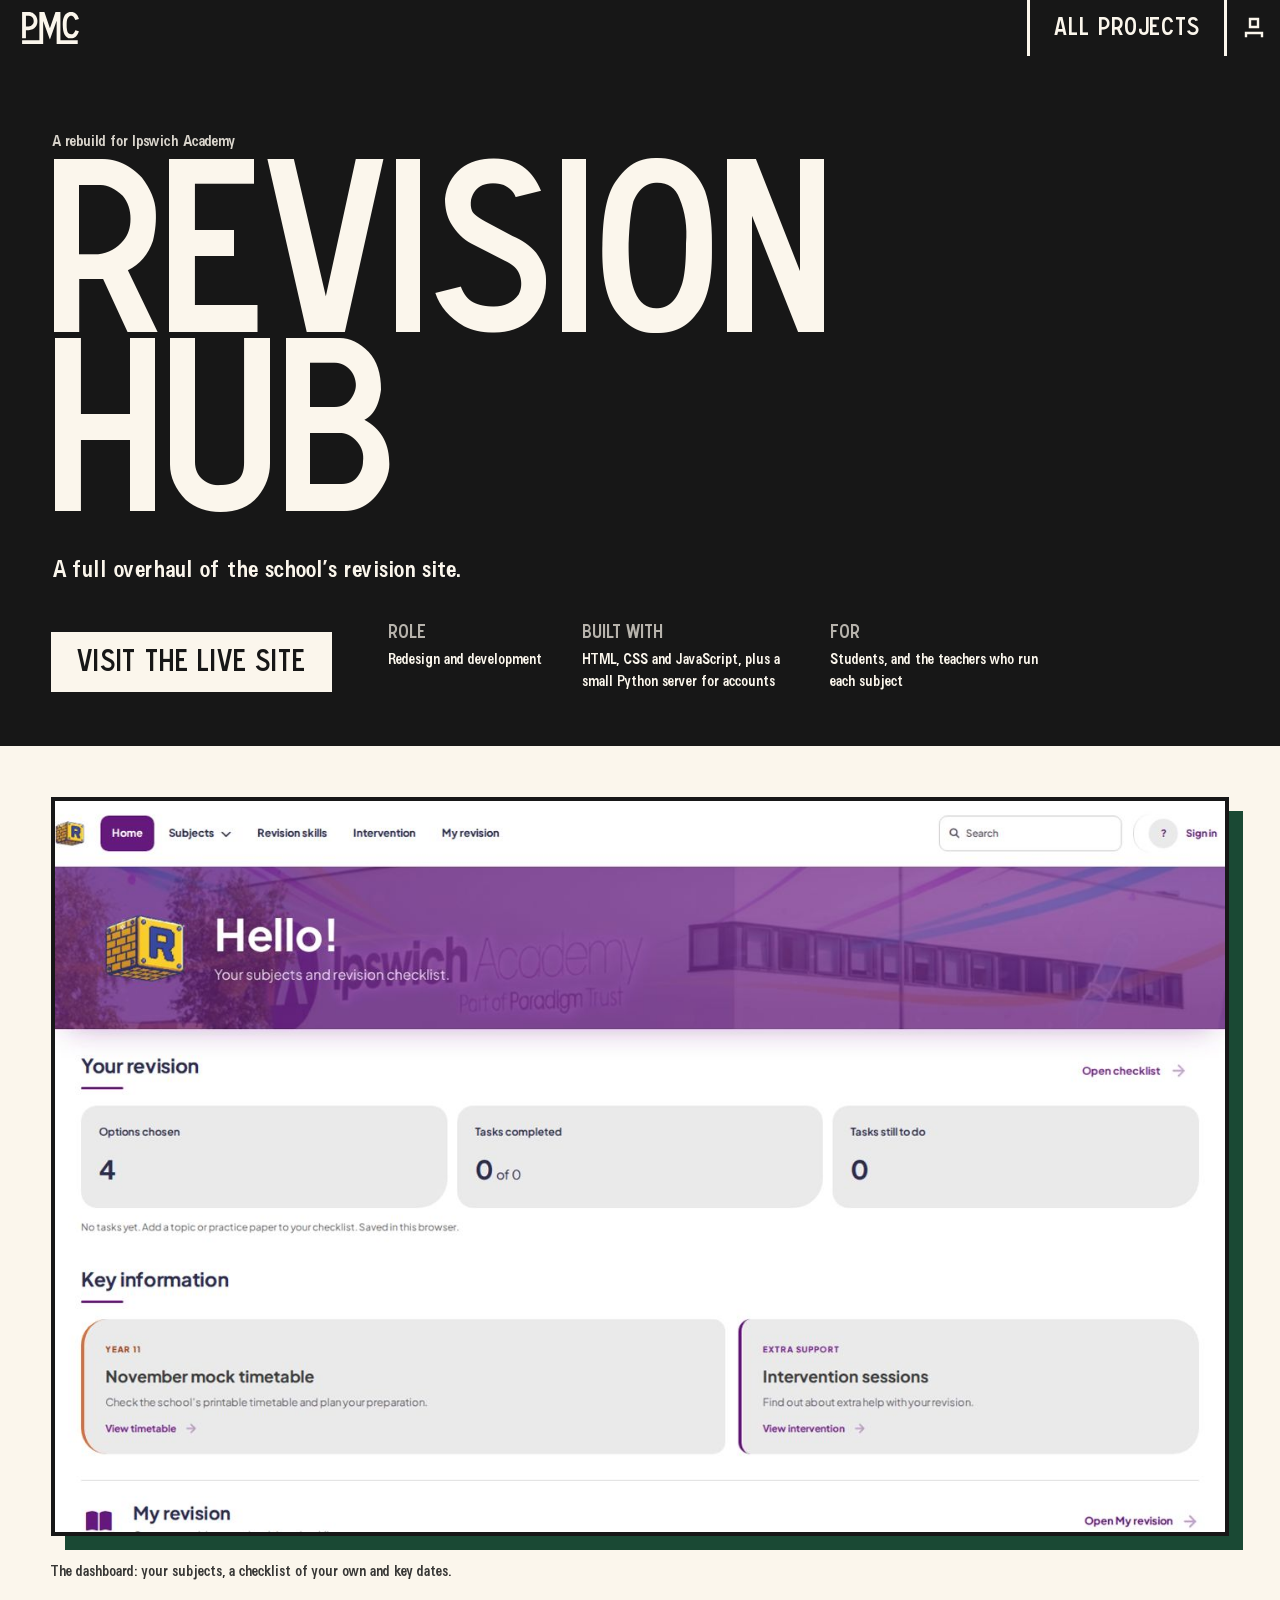
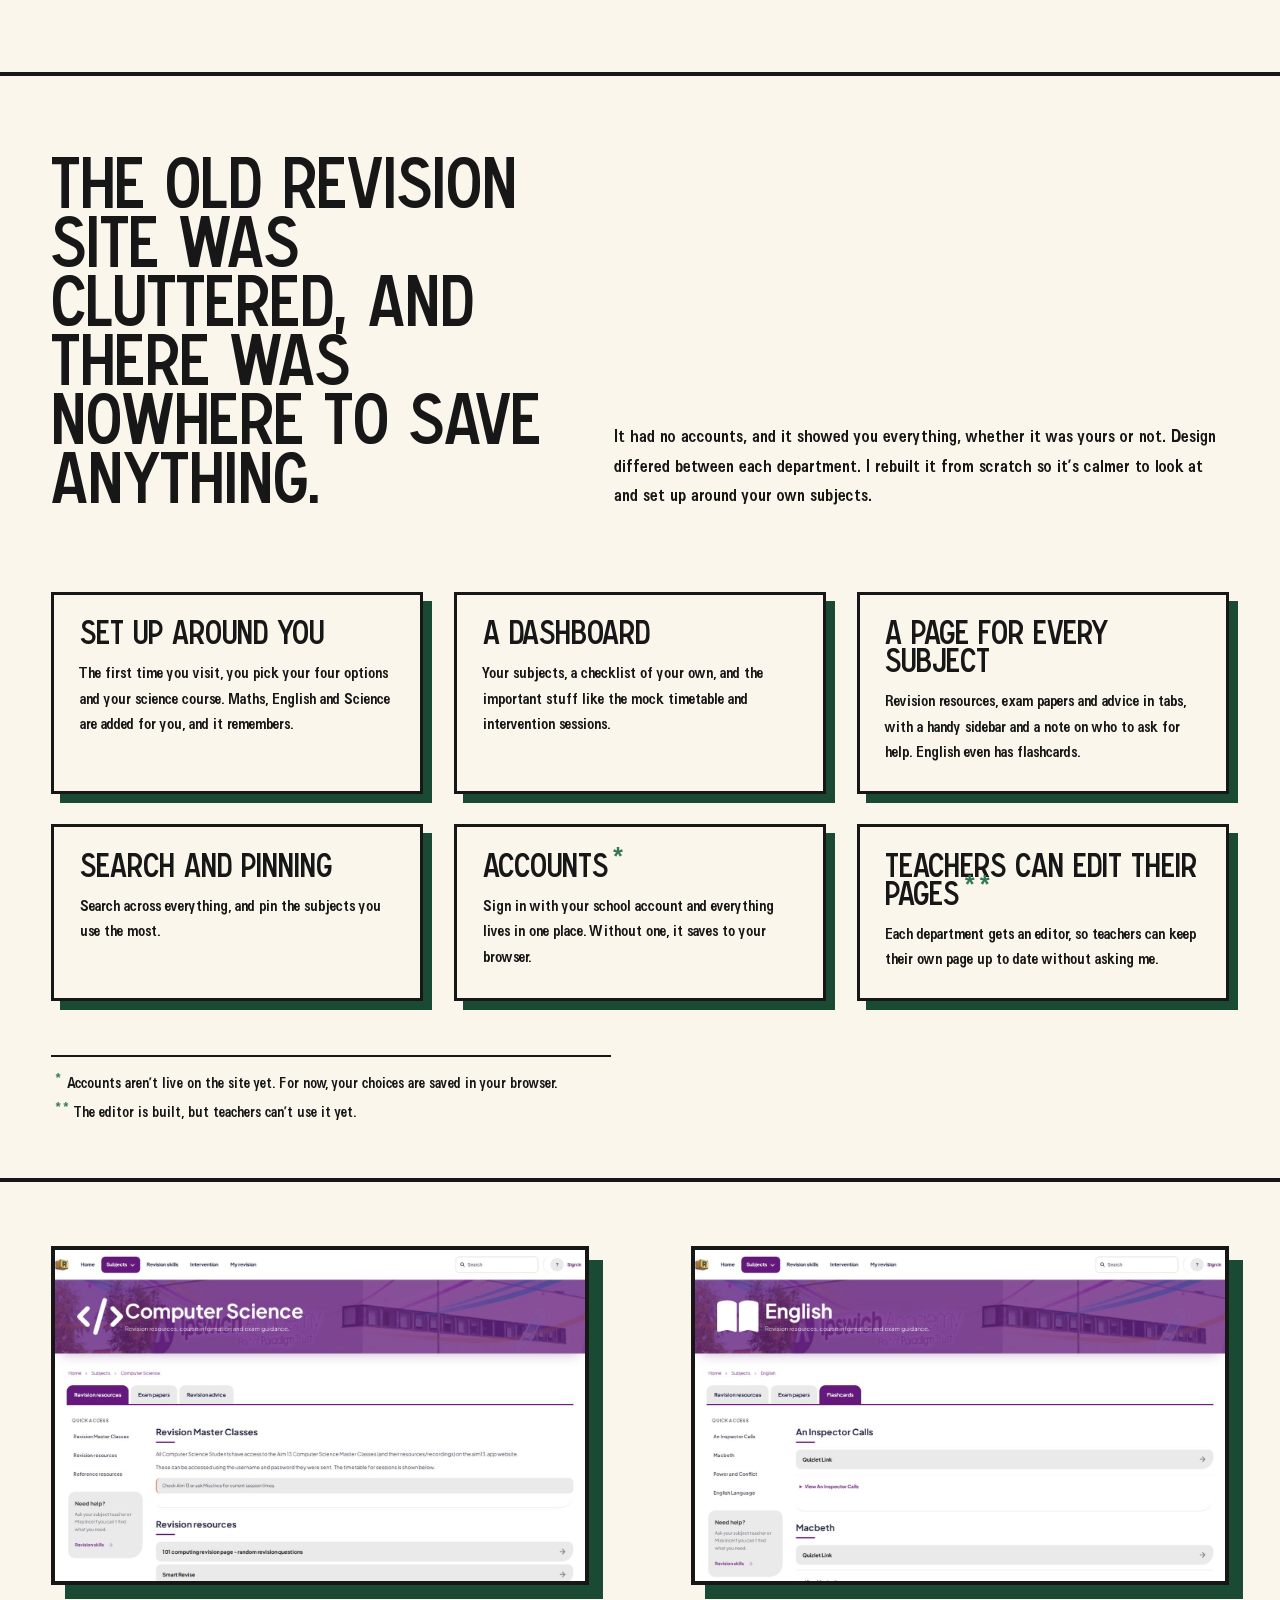
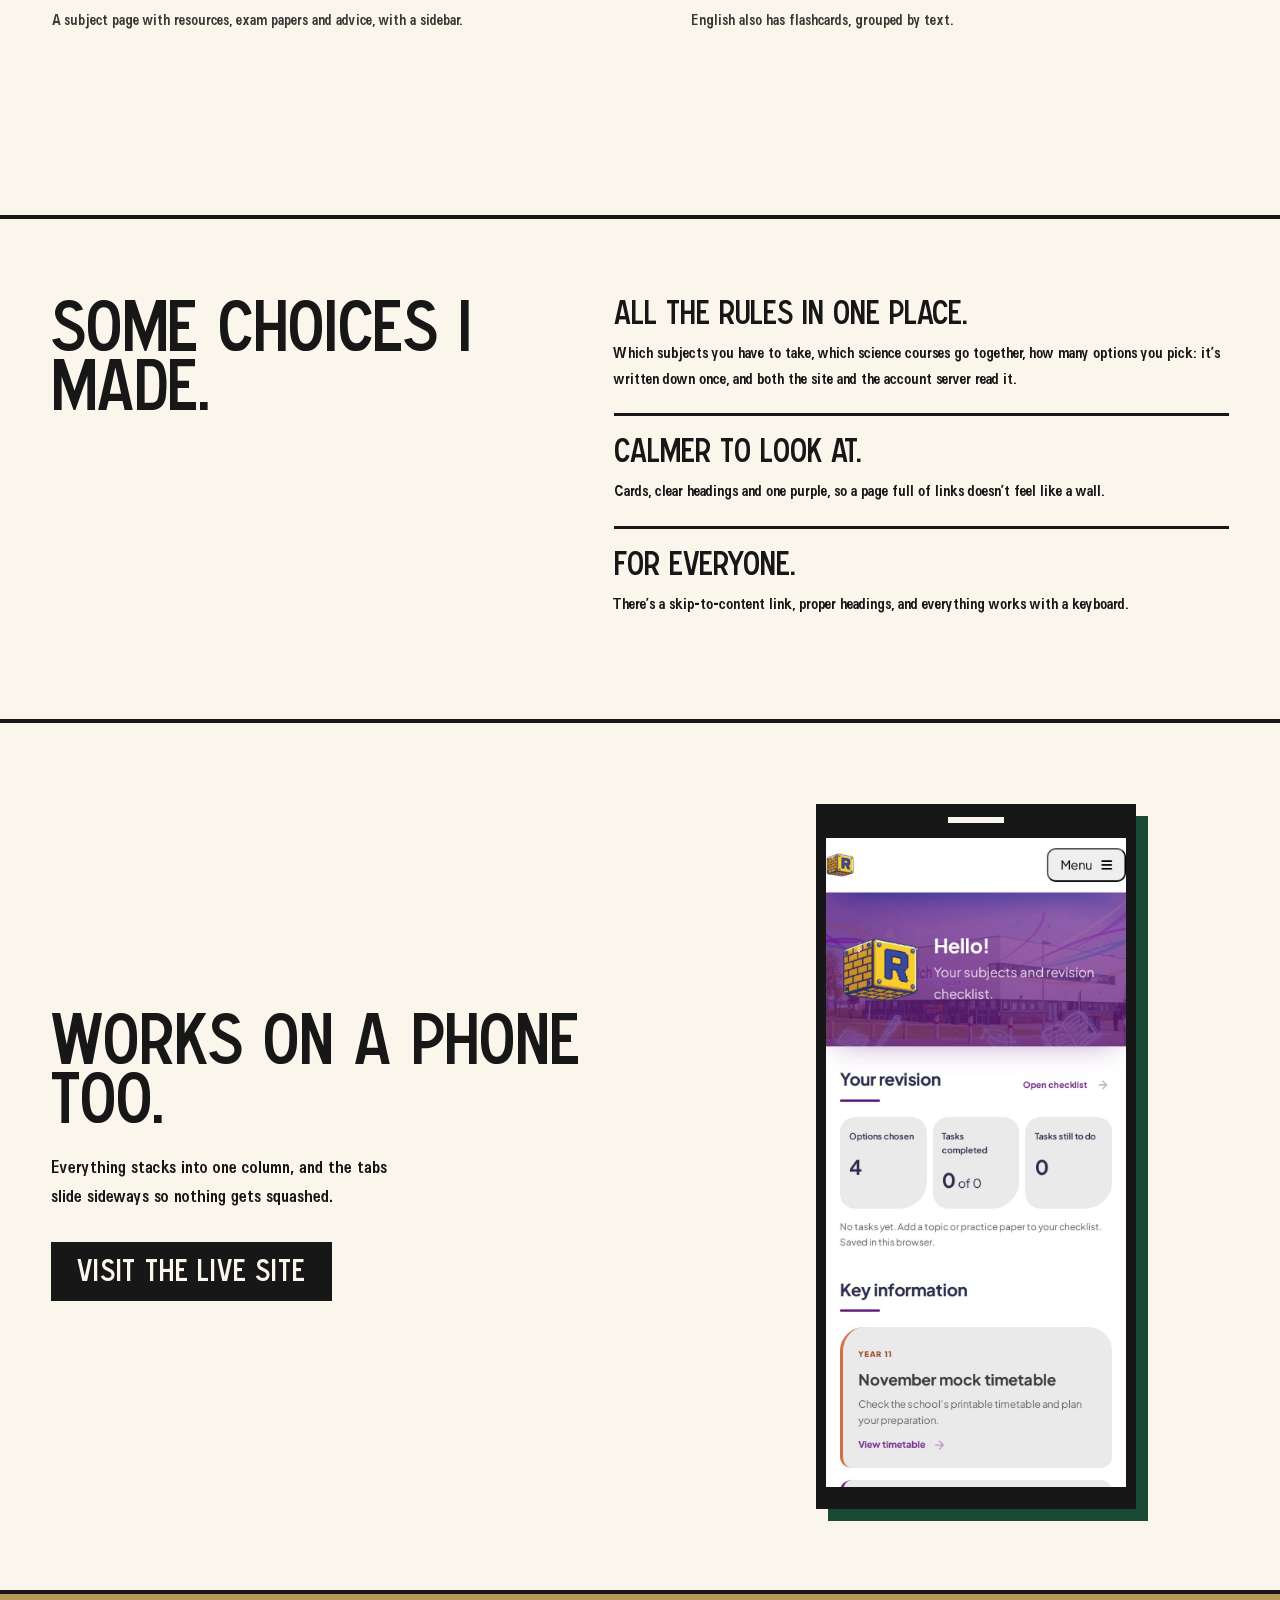
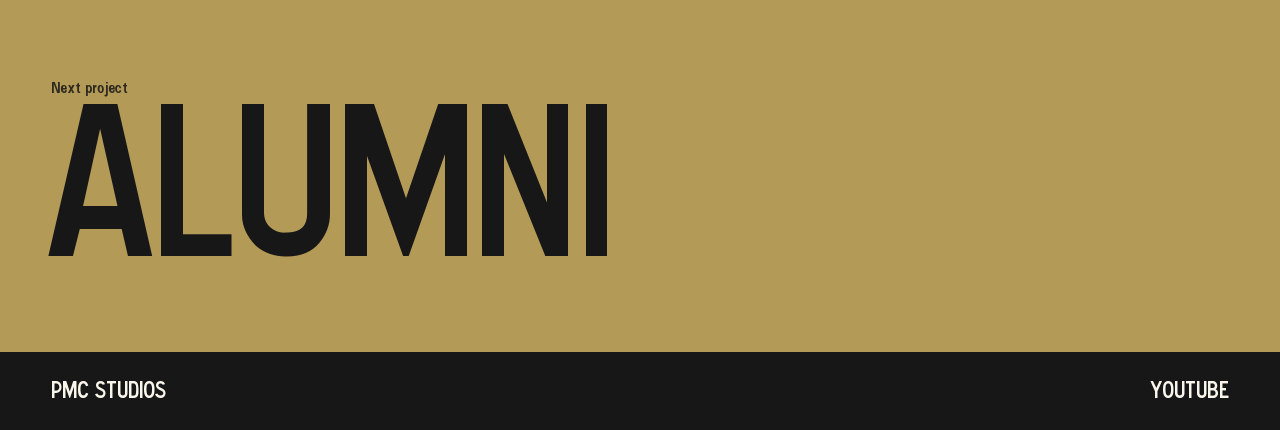
<file: work/revision-hub.html>
<!DOCTYPE html>
<html lang="en">
<head>
<meta charset="UTF-8">
<meta name="viewport" content="width=device-width, initial-scale=1">
<title>Revision Hub - PMC Studios</title>
<meta name="description" content="My overhaul of the Ipswich Academy revision site: less clutter, and set up around each student’s own subjects.">
<meta property="og:title" content="Revision Hub - PMC Studios"><meta property="og:description" content="My overhaul of the Ipswich Academy revision site: less clutter, and set up around each student’s own subjects.">
<link rel="icon" href="../favicon.ico" sizes="48x48"><link rel="icon" href="../favicon.svg" type="image/svg+xml"><link rel="apple-touch-icon" href="../apple-touch-icon.png"><script src="../favicon.js"></script><script>pmcFavicon('#171717','#FBF6EC')</script>
<script>document.documentElement.classList.add('js')</script>
<link rel="stylesheet" href="case.css">
<script src="case.js" defer></script>
</head>
<body>
<svg width="0" height="0" style="position:absolute" aria-hidden="true"><defs>
<path id="pM" d="M1264.16 741.211L1516.85 3.66211H1741.7V1190.81H1742.03V1281.33H2527.92V1453.42H1569.94V1190.81H1570.31V395.508L1285.4 1192.38L1263.43 1251.96L1241.46 1192.38L958.008 409.424V1192.38H957.979V1453.42H0V1281.33H785.889V3.66211H1012.94L1264.16 741.211Z"/>
<path id="pC" d="M2221.44 0C2227.29 0 2233.4 0.244141 2239.75 0.732422C2256.84 0.732422 2274.66 1.70898 2293.21 3.66211C2423.1 26.6113 2516.11 118.652 2572.27 279.785L2581.05 323.73L2419.19 367.676C2387.94 279.297 2348.63 220.947 2301.27 192.627C2254.39 163.818 2205.08 163.086 2153.32 190.43C2109.38 217.773 2076.9 259.033 2055.91 314.209C2035.4 368.896 2025.15 458.008 2025.15 581.543C2020.26 659.668 2025.63 737.793 2041.26 815.918C2056.88 894.043 2084.47 949.219 2124.02 981.445C2164.06 1013.18 2216.55 1022.22 2281.49 1008.54C2340.58 985.596 2386.23 926.27 2418.46 830.566L2581.05 878.174C2556.15 977.783 2503.17 1064.94 2422.12 1139.65C2369.87 1177.73 2305.91 1196.78 2230.22 1196.78C2220.95 1197.75 2211.91 1198.24 2203.12 1198.24H2189.21C2073.97 1192.87 1984.86 1129.15 1921.88 1007.08C1876.46 929.443 1852.05 791.504 1848.63 593.262C1848.14 580.078 1847.9 566.895 1847.9 553.711C1848.88 384.766 1875.24 256.104 1927 167.725C1976.81 91.5527 2034.42 43.2129 2099.85 22.7051C2137.94 7.56836 2178.47 0 2221.44 0Z"/>
<path id="pP" fill-rule="evenodd" clip-rule="evenodd" d="M292.969 4.39453C387.695 4.39453 466.309 27.5879 528.809 73.9746C627.93 146.729 682.861 242.432 693.604 361.084C695.557 382.568 696.533 403.32 696.533 423.34C696.533 528.32 669.678 611.328 615.967 672.363C540.283 766.602 434.57 819.336 298.828 830.566H174.316V1191.65H0.732422L0 4.39453H292.969ZM437.988 220.459C387.695 181.885 336.426 165.283 284.18 170.654H175.049V656.25H292.236C366.943 657.227 426.758 629.15 471.68 572.021C517.09 514.893 534.912 451.172 525.146 380.859C517.334 312.012 488.281 258.545 437.988 220.459Z"/>
</defs></svg>
<header class="bar"><a class="mark" href="../index" aria-label="PMC Studios, home"><svg viewBox="0 0 2582 1454" fill="currentColor" aria-hidden="true"><use href="#pM"/><use href="#pC"/><use href="#pP"/></svg></a><div class="bar-r"><a class="back d" href="../#projects">All projects</a><button class="pa-btn pa-out" id="acct" type="button" aria-label="Sign in with PMC ID"></button></div></header>
<main>
<section class="hero" style="--bg:var(--ink);--fg:var(--cream)">
  <p class="kicker tx">A rebuild for Ipswich Academy</p>
  <h1 class="d">Revision Hub</h1>
  <p class="sum tx">A full overhaul of the school’s revision site.</p>
  <div class="hero-row"><a class="visit d" href="https://projects.pmcstudios.uk/revisionhub/login.html" target="_blank" rel="noopener">Visit the live site</a><dl class="meta tx"><div><dt>Role</dt><dd>Redesign and development</dd></div><div><dt>Built with</dt><dd>HTML, CSS and JavaScript, plus a small Python server for accounts</dd></div><div><dt>For</dt><dd>Students, and the teachers who run each subject</dd></div></dl></div>
</section>
<figure class="shot rv big"><div class="frame" tabindex="0" role="button" aria-label="View larger: The dashboard: your subjects, a checklist of your own and key dates."><img src="../images/work/revision-hub-1.jpg" alt="The dashboard: your subjects, a checklist of your own and key dates." loading="lazy"></div><figcaption class="tx">The dashboard: your subjects, a checklist of your own and key dates.</figcaption></figure>
<section class="story"><h2 class="d rv">The old revision site was cluttered, and there was nowhere to save anything.</h2><p class="tx rv">It had no accounts, and it showed you everything, whether it was yours or not. Design differed between each department. I rebuilt it from scratch so it’s calmer to look at and set up around your own subjects.</p></section>
<section class="plates"><article class="plate rv"><h3>Set up around you</h3><p class="tx">The first time you visit, you pick your four options and your science course. Maths, English and Science are added for you, and it remembers.</p></article><article class="plate rv"><h3>A dashboard</h3><p class="tx">Your subjects, a checklist of your own, and the important stuff like the mock timetable and intervention sessions.</p></article><article class="plate rv"><h3>A page for every subject</h3><p class="tx">Revision resources, exam papers and advice in tabs, with a handy sidebar and a note on who to ask for help. English even has flashcards.</p></article><article class="plate rv"><h3>Search and pinning</h3><p class="tx">Search across everything, and pin the subjects you use the most.</p></article><article class="plate rv"><h3>Accounts<sup class=ast style="font-family: 'Courier New', Courier, monospace;">*</sup></h3><p class="tx">Sign in with your school account and everything lives in one place. Without one, it saves to your browser.</p></article><article class="plate rv"><h3>Teachers can edit their pages<sup class=ast style="font-family: 'Courier New', Courier, monospace;">**</sup></h3><p class="tx">Each department gets an editor, so teachers can keep their own page up to date without asking me.</p></article></section>
<!-- Footnotes: put <sup class="ast">*</sup> after a heading above, then add a line here: <p class="fn"><sup class="ast">*</sup> Your note.</p> -->
<section class="notes tx" aria-label="Notes"><p class="fn"><sup class="ast" style="font-family: 'Courier New', Courier, monospace;">*</sup> Accounts aren’t live on the site yet. For now, your choices are saved in your browser.</p><p class="fn"><sup class="ast" style="font-family: 'Courier New', Courier, monospace;">**</sup> The editor is built, but teachers can’t use it yet.</p></section>
<div class="duo"><figure class="shot rv "><div class="frame" tabindex="0" role="button" aria-label="View larger: A subject page: resources, exam papers and advice, with a sidebar."><img src="../images/work/revision-hub-2.jpg" alt="A subject page: resources, exam papers and advice, with a sidebar." loading="lazy"></div><figcaption class="tx">A subject page with resources, exam papers and advice, with a sidebar.</figcaption></figure><figure class="shot rv "><div class="frame" tabindex="0" role="button" aria-label="View larger: English also has flashcards, grouped by text."><img src="../images/work/revision-hub-3.jpg" alt="English also has flashcards, grouped by text." loading="lazy"></div><figcaption class="tx">English also has flashcards, grouped by text.</figcaption></figure></div>

<section class="story"><h2 class="d rv">Some choices I made.</h2><ul class="decisions"><li class="rv"><h3>All the rules in one place.</h3><p class="tx">Which subjects you have to take, which science courses go together, how many options you pick: it’s written down once, and both the site and the account server read it.</p></li><li class="rv"><h3>Calmer to look at.</h3><p class="tx">Cards, clear headings and one purple, so a page full of links doesn’t feel like a wall.</p></li><li class="rv"><h3>For everyone.</h3><p class="tx">There’s a skip-to-content link, proper headings, and everything works with a keyboard.</p></li></ul></section>
<section class="phone-section">
  <div class="ps-text"><h2 class="d rv">Works on a phone too.</h2><p class="tx rv">Everything stacks into one column, and the tabs slide sideways so nothing gets squashed.</p><a class="visit d rv" href="https://projects.pmcstudios.uk/revisionhub/login.html" target="_blank" rel="noopener">Visit the live site</a></div>
  <figure class="device rv"><div class="frame" tabindex="0" role="button" aria-label="View larger: The dashboard on a phone."><img src="../images/work/revision-hub-phone.jpg" alt="The dashboard on a phone." loading="lazy"></div></figure>
</section>
</main>
<a class="next d" href="alumni" style="--nbg:var(--gold);--nfg:var(--ink)"><span class="tx">Next project</span><b>Alumni</b></a>
<footer class="foot"><a href="../index">PMC Studios</a><span><a href="https://youtube.com/@PhoenixsLab" target="_blank" rel="noopener">YouTube</a></span></footer>
<div class="lb" id="lb" role="dialog" aria-modal="true" aria-label="Screenshot" aria-hidden="true"><button class="lbx d" type="button">Close</button><img alt=""></div>
<script src="../pmc-logo.js"></script>
<script src="../pmc-account.js"></script>
<script src="../account-config.js"></script>
<script src="../account.js"></script>
</body>
</html>
</file>
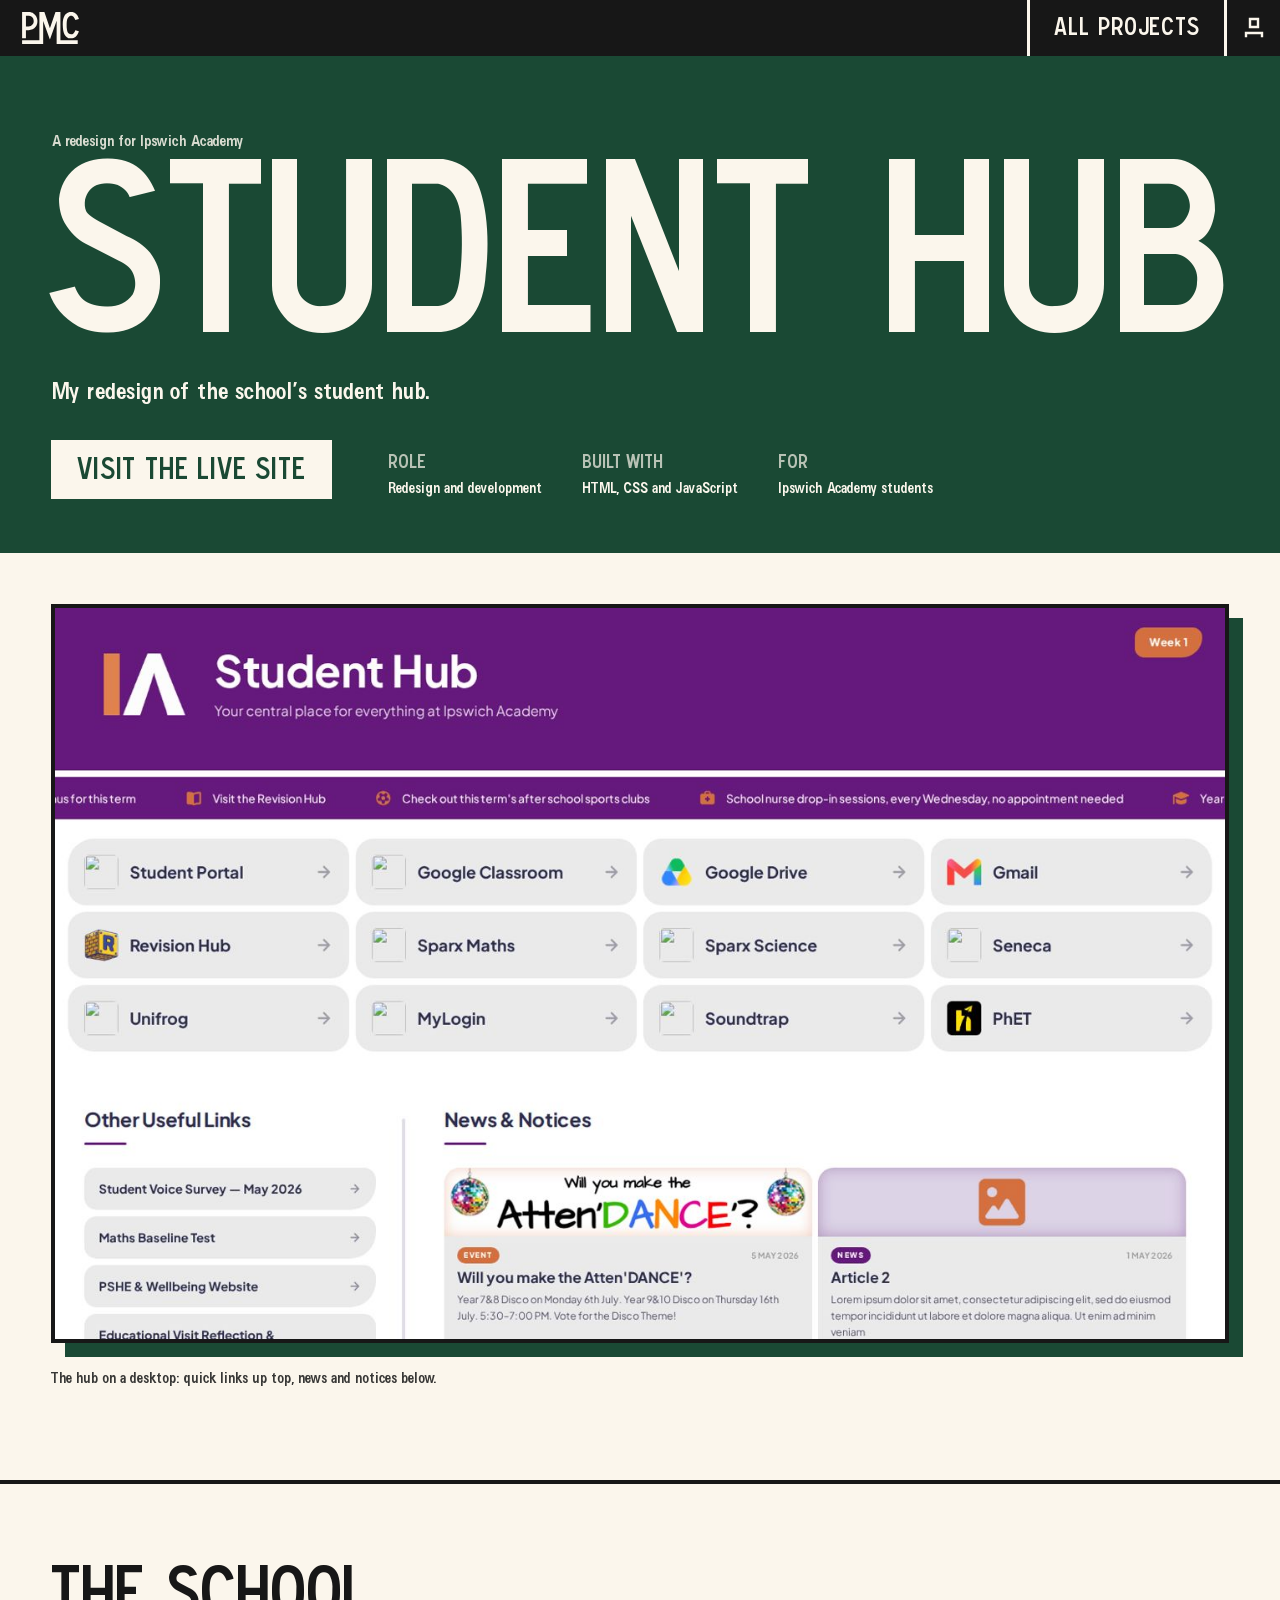
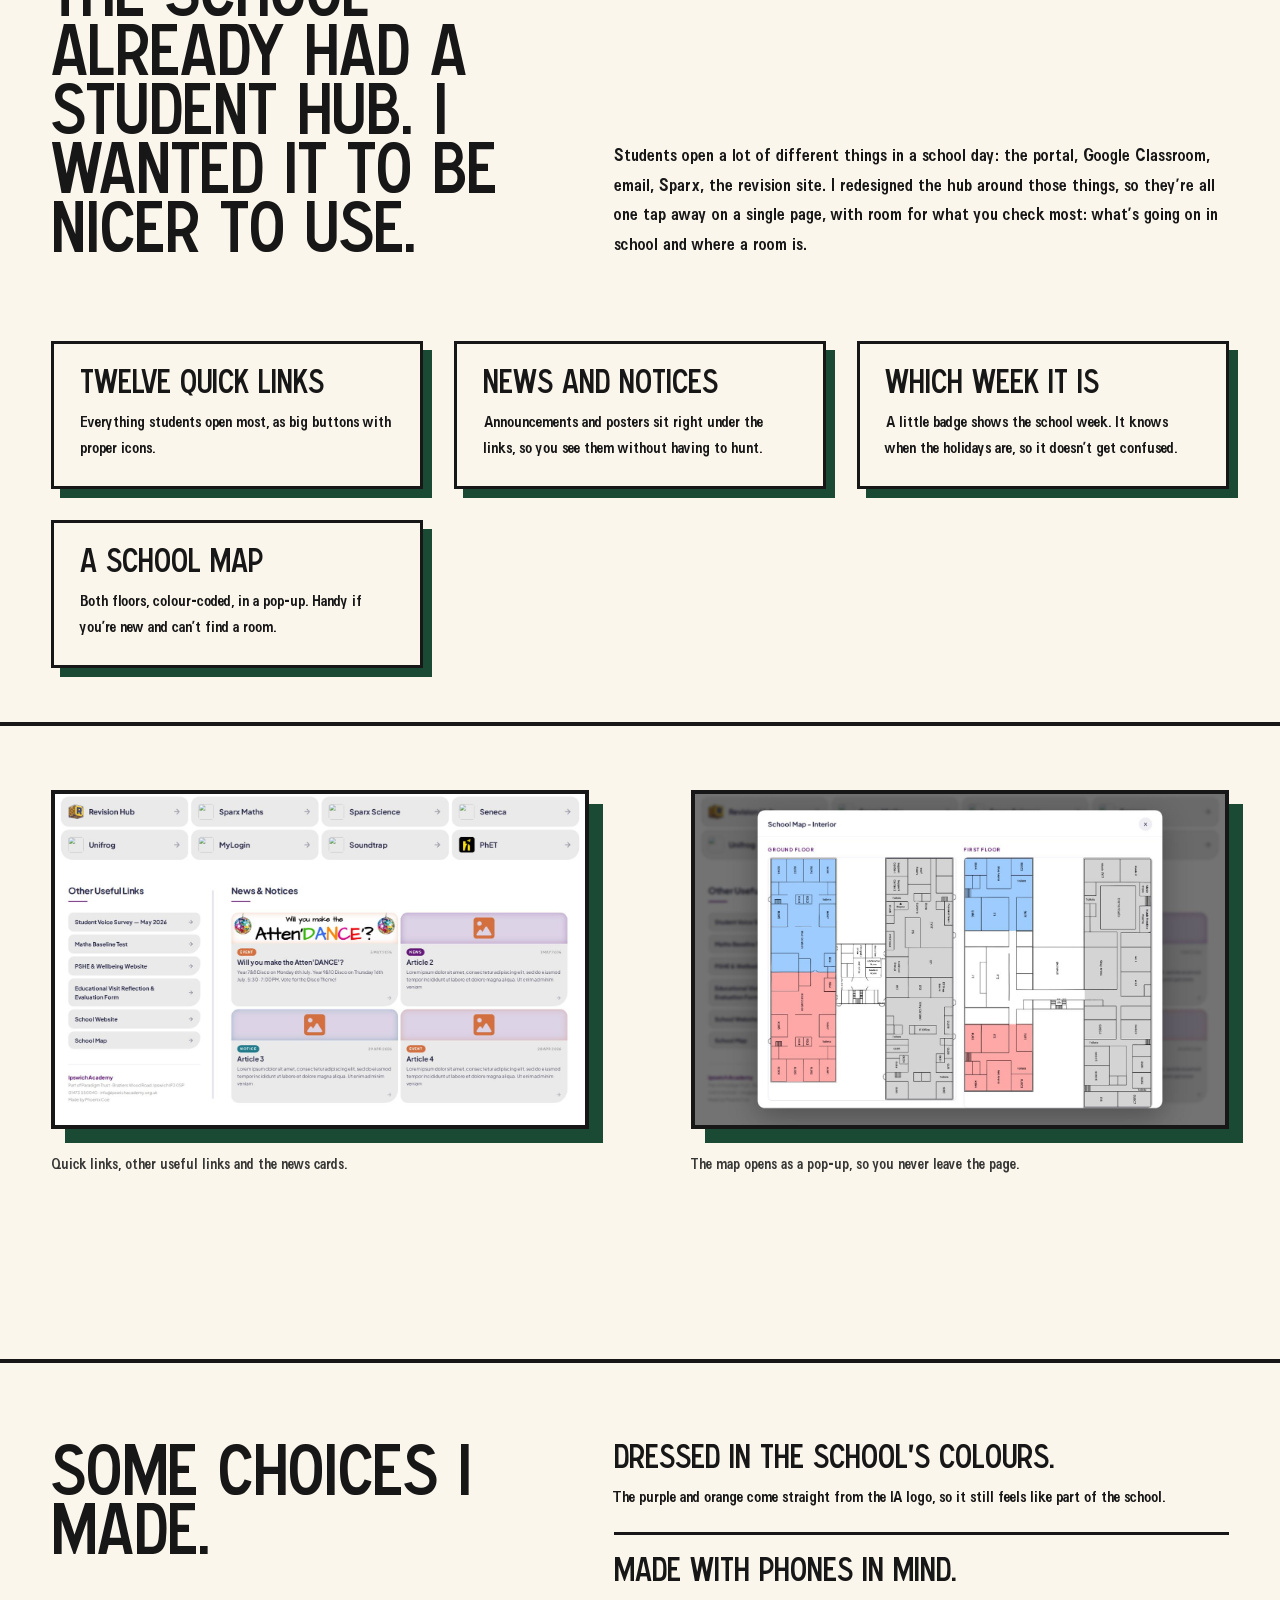
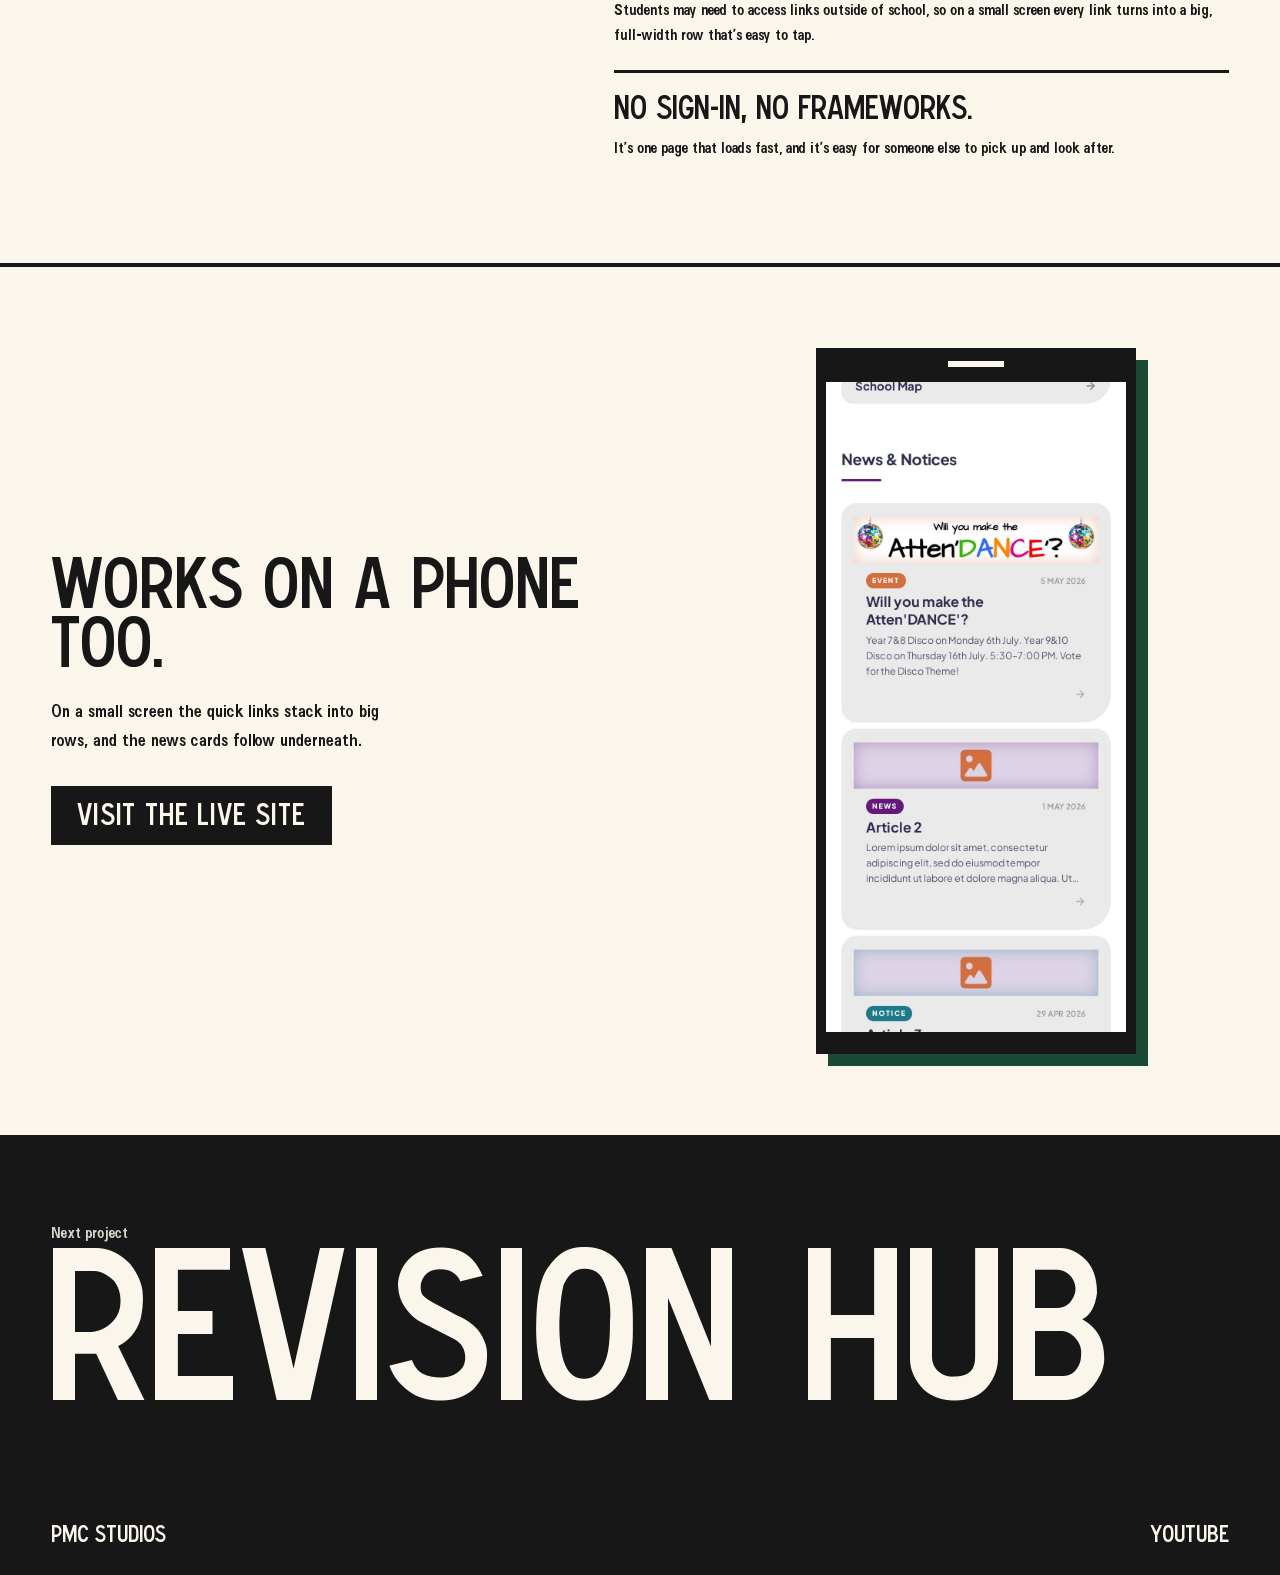
<file: work/student-hub.html>
<!DOCTYPE html>
<html lang="en">
<head>
<meta charset="UTF-8">
<meta name="viewport" content="width=device-width, initial-scale=1">
<title>Student Hub - PMC Studios</title>
<meta name="description" content="My redesign of the Ipswich Academy student hub: one page for the things students open every day.">
<meta property="og:title" content="Student Hub - PMC Studios"><meta property="og:description" content="My redesign of the Ipswich Academy student hub: one page for the things students open every day.">
<link rel="icon" href="../favicon.ico" sizes="48x48"><link rel="icon" href="../favicon.svg" type="image/svg+xml"><link rel="apple-touch-icon" href="../apple-touch-icon.png"><script src="../favicon.js"></script><script>pmcFavicon('#1A4934','#FBF6EC')</script>
<script>document.documentElement.classList.add('js')</script>
<link rel="stylesheet" href="case.css">
<script src="case.js" defer></script>
</head>
<body>
<svg width="0" height="0" style="position:absolute" aria-hidden="true"><defs>
<path id="pM" d="M1264.16 741.211L1516.85 3.66211H1741.7V1190.81H1742.03V1281.33H2527.92V1453.42H1569.94V1190.81H1570.31V395.508L1285.4 1192.38L1263.43 1251.96L1241.46 1192.38L958.008 409.424V1192.38H957.979V1453.42H0V1281.33H785.889V3.66211H1012.94L1264.16 741.211Z"/>
<path id="pC" d="M2221.44 0C2227.29 0 2233.4 0.244141 2239.75 0.732422C2256.84 0.732422 2274.66 1.70898 2293.21 3.66211C2423.1 26.6113 2516.11 118.652 2572.27 279.785L2581.05 323.73L2419.19 367.676C2387.94 279.297 2348.63 220.947 2301.27 192.627C2254.39 163.818 2205.08 163.086 2153.32 190.43C2109.38 217.773 2076.9 259.033 2055.91 314.209C2035.4 368.896 2025.15 458.008 2025.15 581.543C2020.26 659.668 2025.63 737.793 2041.26 815.918C2056.88 894.043 2084.47 949.219 2124.02 981.445C2164.06 1013.18 2216.55 1022.22 2281.49 1008.54C2340.58 985.596 2386.23 926.27 2418.46 830.566L2581.05 878.174C2556.15 977.783 2503.17 1064.94 2422.12 1139.65C2369.87 1177.73 2305.91 1196.78 2230.22 1196.78C2220.95 1197.75 2211.91 1198.24 2203.12 1198.24H2189.21C2073.97 1192.87 1984.86 1129.15 1921.88 1007.08C1876.46 929.443 1852.05 791.504 1848.63 593.262C1848.14 580.078 1847.9 566.895 1847.9 553.711C1848.88 384.766 1875.24 256.104 1927 167.725C1976.81 91.5527 2034.42 43.2129 2099.85 22.7051C2137.94 7.56836 2178.47 0 2221.44 0Z"/>
<path id="pP" fill-rule="evenodd" clip-rule="evenodd" d="M292.969 4.39453C387.695 4.39453 466.309 27.5879 528.809 73.9746C627.93 146.729 682.861 242.432 693.604 361.084C695.557 382.568 696.533 403.32 696.533 423.34C696.533 528.32 669.678 611.328 615.967 672.363C540.283 766.602 434.57 819.336 298.828 830.566H174.316V1191.65H0.732422L0 4.39453H292.969ZM437.988 220.459C387.695 181.885 336.426 165.283 284.18 170.654H175.049V656.25H292.236C366.943 657.227 426.758 629.15 471.68 572.021C517.09 514.893 534.912 451.172 525.146 380.859C517.334 312.012 488.281 258.545 437.988 220.459Z"/>
</defs></svg>
<header class="bar"><a class="mark" href="../index" aria-label="PMC Studios, home"><svg viewBox="0 0 2582 1454" fill="currentColor" aria-hidden="true"><use href="#pM"/><use href="#pC"/><use href="#pP"/></svg></a><div class="bar-r"><a class="back d" href="../#projects">All projects</a><button class="pa-btn pa-out" id="acct" type="button" aria-label="Sign in with PMC ID"></button></div></header>
<main>
<section class="hero" style="--bg:var(--g2);--fg:var(--cream)">
  <p class="kicker tx">A redesign for Ipswich Academy</p>
  <h1 class="d">Student Hub</h1>
  <p class="sum tx">My redesign of the school’s student hub.</p>
  <div class="hero-row"><a class="visit d" href="https://projects.pmcstudios.uk/studentpage/" target="_blank" rel="noopener">Visit the live site</a><dl class="meta tx"><div><dt>Role</dt><dd>Redesign and development</dd></div><div><dt>Built with</dt><dd>HTML, CSS and JavaScript</dd></div><div><dt>For</dt><dd>Ipswich Academy students</dd></div></dl></div>
</section>
<figure class="shot rv big"><div class="frame" tabindex="0" role="button" aria-label="View larger: The hub on a desktop: quick links up top, news and notices below."><img src="../images/work/student-hub-1.jpg" alt="The hub on a desktop: quick links up top, news and notices below." loading="lazy"></div><figcaption class="tx">The hub on a desktop: quick links up top, news and notices below.</figcaption></figure>
<section class="story"><h2 class="d rv">The school already had a student hub. I wanted it to be nicer to use.</h2><p class="tx rv">Students open a lot of different things in a school day: the portal, Google Classroom, email, Sparx, the revision site. I redesigned the hub around those things, so they’re all one tap away on a single page, with room for what you check most: what’s going on in school and where a room is.</p></section>
<section class="plates"><article class="plate rv"><h3>Twelve quick links</h3><p class="tx">Everything students open most, as big buttons with proper icons.</p></article><article class="plate rv"><h3>News and notices</h3><p class="tx">Announcements and posters sit right under the links, so you see them without having to hunt.</p></article><article class="plate rv"><h3>Which week it is</h3><p class="tx">A little badge shows the school week. It knows when the holidays are, so it doesn’t get confused.</p></article><article class="plate rv"><h3>A school map</h3><p class="tx">Both floors, colour-coded, in a pop-up. Handy if you’re new and can’t find a room.</p></article></section>
<!-- Footnotes: put <sup class="ast">*</sup> after a heading above, then add a line here: <p class="fn"><sup class="ast">*</sup> Your note.</p> -->
<section class="notes tx" aria-label="Notes"></section>
<div class="duo"><figure class="shot rv "><div class="frame" tabindex="0" role="button" aria-label="View larger: Quick links, other useful links and the news cards."><img src="../images/work/student-hub-2.jpg" alt="Quick links, other useful links and the news cards." loading="lazy"></div><figcaption class="tx">Quick links, other useful links and the news cards.</figcaption></figure><figure class="shot rv "><div class="frame" tabindex="0" role="button" aria-label="View larger: The map opens as a pop-up, so you never leave the page."><img src="../images/work/student-hub-3.jpg" alt="The map opens as a pop-up, so you never leave the page." loading="lazy"></div><figcaption class="tx">The map opens as a pop-up, so you never leave the page.</figcaption></figure></div>

<section class="story"><h2 class="d rv">Some choices I made.</h2><ul class="decisions"><li class="rv"><h3>Dressed in the school’s colours.</h3><p class="tx">The purple and orange come straight from the IA logo, so it still feels like part of the school.</p></li><li class="rv"><h3>Made with phones in mind.</h3><p class="tx">Students may need to access links outside of school, so on a small screen every link turns into a big, full-width row that’s easy to tap.</p></li><li class="rv"><h3>No sign-in, no frameworks.</h3><p class="tx">It’s one page that loads fast, and it’s easy for someone else to pick up and look after.</p></li></ul></section>
<section class="phone-section">
  <div class="ps-text"><h2 class="d rv">Works on a phone too.</h2><p class="tx rv">On a small screen the quick links stack into big rows, and the news cards follow underneath.</p><a class="visit d rv" href="https://projects.pmcstudios.uk/studentpage/" target="_blank" rel="noopener">Visit the live site</a></div>
  <figure class="device rv"><div class="frame" tabindex="0" role="button" aria-label="View larger: The hub on a phone, scrolled down to the news."><img src="../images/work/student-hub-phone.jpg" alt="The hub on a phone, scrolled down to the news." loading="lazy"></div></figure>
</section>
</main>
<a class="next d" href="revision-hub" style="--nbg:var(--ink);--nfg:var(--cream)"><span class="tx">Next project</span><b>Revision Hub</b></a>
<footer class="foot"><a href="../index">PMC Studios</a><span><a href="https://youtube.com/@PhoenixsLab" target="_blank" rel="noopener">YouTube</a></span></footer>
<div class="lb" id="lb" role="dialog" aria-modal="true" aria-label="Screenshot" aria-hidden="true"><button class="lbx d" type="button">Close</button><img alt=""></div>
<script src="../pmc-logo.js"></script>
<script src="../pmc-account.js"></script>
<script src="../account-config.js"></script>
<script src="../account.js"></script>
</body>
</html>
</file>
<file: work/case.css>
@font-face {font-family: 'Shoulders'; src: url('../fonts/BigShouldersDisplay-900.woff2') format('woff2'); font-weight: 100 900; font-display: swap;}
@font-face {font-family: 'Plex'; src: url('../fonts/IBMPlexMono-400.woff2') format('woff2'); font-weight: 400; font-display: swap;}
@font-face {font-family: 'PMC Symbols L2'; src: url('../fonts/PMCSymbolsL2.woff2') format('woff2'); unicode-range: U+0022,U+0023,U+0024,U+0025,U+0026,U+0027,U+002A,U+003C,U+003E,U+003F,U+0040,U+005B,U+005D,U+005E,U+005F,U+0060,U+007B,U+007C,U+007D,U+007E,U+00A1,U+00A3,U+00A9,U+00AB,U+00AE,U+00B0,U+00B1,U+00B7,U+00BB,U+00BF,U+00D7,U+00F7,U+2013,U+2014,U+2018,U+2019,U+201C,U+201D,U+2022,U+2026,U+2190,U+2191,U+2192,U+2193,U+2212,U+2713; font-display: swap;}
@font-face {font-family: 'PMC Symbols L4'; src: url('../fonts/PMCSymbolsL4.woff2') format('woff2'); unicode-range: U+0022,U+0023,U+0024,U+0025,U+0026,U+0027,U+002A,U+003C,U+003E,U+003F,U+0040,U+005B,U+005D,U+005E,U+005F,U+0060,U+007B,U+007C,U+007D,U+007E,U+00A1,U+00A3,U+00A9,U+00AB,U+00AE,U+00B0,U+00B1,U+00B7,U+00BB,U+00BF,U+00D7,U+00F7,U+2013,U+2014,U+2018,U+2019,U+201C,U+201D,U+2022,U+2026,U+2190,U+2191,U+2192,U+2193,U+2212,U+2713; font-display: swap;}
@font-face {font-family: 'PMC Symbols L4 Upright'; src: url('../fonts/PMCSymbolsL4Upright.woff2') format('woff2'); unicode-range: U+0022,U+0023,U+0024,U+0025,U+0026,U+0027,U+002A,U+003C,U+003E,U+003F,U+0040,U+005B,U+005D,U+005E,U+005F,U+0060,U+007B,U+007C,U+007D,U+007E,U+00A1,U+00A3,U+00A9,U+00AB,U+00AE,U+00B0,U+00B1,U+00B7,U+00BB,U+00BF,U+00D7,U+00F7,U+2013,U+2014,U+2018,U+2019,U+201C,U+201D,U+2022,U+2026,U+2190,U+2191,U+2192,U+2193,U+2212,U+2713; font-display: swap;}
@font-face {font-family: 'PMC Header'; src: local('PMC Header'), local('Caracteres L2'), local('Caractères L2'), url('../fonts/PMCHeader.woff2') format('woff2'); font-weight: 100 900; font-display: swap;}
@font-face {font-family: 'PMC Font'; src: local('PMC Font'), local('Caracteres L4'), local('Caractères L4'), url('../fonts/PMCFont.woff2') format('woff2'); font-weight: 100 900; font-display: swap;}
@font-face {font-family: 'PMC Font Upright'; src: url('../fonts/PMCFontUpright.woff2') format('woff2'); font-weight: 100 900; font-display: swap;}
:root{--ink:#171717;--g1:#337957;--g2:#1A4934;--cream:#FBF6EC;--gold:#B49A57;--d:'PMC Symbols L2','PMC Header','Shoulders','Arial Narrow',Impact,sans-serif;--t:'PMC Symbols L4 Upright','PMC Symbols L4','PMC Font Upright','PMC Font','Plex','Courier New',monospace}
*{margin:0;padding:0;box-sizing:border-box}
html{-webkit-text-size-adjust:100%}
body{font-family:var(--t);font-weight:400;font-synthesis:none;font-size:1.05rem;line-height:1.65;background:var(--cream);color:var(--ink);-webkit-font-smoothing:antialiased;overflow-x:hidden}
a{color:inherit;text-decoration:none}
:focus-visible{outline:4px solid var(--g1);outline-offset:3px}
.d{font-family:var(--d);text-transform:uppercase;font-weight:400}
.tx{font-family:var(--t);text-transform:none}
.ast{font-size:.85em;vertical-align:super;line-height:0;margin-left:3px;color:var(--g1);font-weight:700}
.bar{position:fixed;top:0;left:0;right:0;z-index:20;height:56px;display:flex;justify-content:space-between;background:var(--ink);color:var(--cream)}
.mark{display:flex;align-items:center;padding:0 22px}.mark svg{display:block;height:32px;width:57px}
.back{display:flex;align-items:center;padding:0 24px;border-left:3px solid var(--cream);font-size:1.4rem;letter-spacing:.04em;transition:background .1s,color .1s}
.back:hover{background:var(--gold);color:var(--ink)}
.hero{padding:calc(56px + clamp(36px,8vh,90px)) clamp(22px,4vw,64px) clamp(34px,6vh,70px);background:var(--bg);color:var(--fg);overflow:hidden}
.kicker{font-size:1rem;opacity:.85}
.hero h1{font-size:min(17vw,30vh);line-height:.82;margin:14px 0 26px -.03em;animation:slam .8s cubic-bezier(.55,0,1,.45) backwards}
@keyframes slam{from{opacity:0;transform:translateY(-40px)}}
.sum{font-size:clamp(1.15rem,1.9vw,1.7rem);line-height:1.45;max-width:30ch}
.hero-row{display:flex;flex-wrap:wrap;gap:28px 56px;align-items:flex-end;margin-top:32px}
.visit{display:inline-block;padding:16px 26px;background:var(--ink);color:var(--cream);font-size:1.7rem;line-height:1;letter-spacing:.03em;transition:background .1s,color .1s,transform .1s}
.hero .visit{background:var(--fg);color:var(--bg)}
.visit:hover{background:var(--g1)!important;color:var(--cream)!important}.visit:active{transform:translateY(4px)}
.meta{display:flex;flex-wrap:wrap;gap:14px 40px}.meta dt{font-family:var(--d);text-transform:uppercase;font-size:1.1rem;opacity:.7}.meta dd{max-width:26ch;font-size:.95rem;line-height:1.45}
.shot{padding:clamp(24px,4vw,60px) clamp(22px,4vw,64px) 0}
.shot .frame{border:4px solid var(--ink);box-shadow:14px 14px 0 var(--g2);background:#fff;cursor:zoom-in;transition:transform .1s,box-shadow .1s}
.shot .frame:hover{transform:translate(-4px,-4px);box-shadow:18px 18px 0 var(--g2)}
.shot img{display:block;width:100%;height:auto}
.shot figcaption{margin:22px 0 4px;font-size:.95rem;max-width:62ch;opacity:.85}
.story{display:grid;grid-template-columns:minmax(0,5fr) minmax(0,6fr);gap:clamp(24px,4vw,80px);padding:clamp(48px,9vh,110px) clamp(22px,4vw,64px);border-top:4px solid var(--ink);margin-top:clamp(40px,7vw,90px)}
.story h2{font-size:clamp(2.2rem,5vw,5rem);line-height:.92}
.story>p{font-size:clamp(1.05rem,1.4vw,1.35rem);line-height:1.65;align-self:end}
.plates{display:grid;grid-template-columns:repeat(auto-fit,minmax(min(100%,300px),1fr));gap:clamp(20px,2.4vw,36px);padding:0 clamp(22px,4vw,64px) clamp(36px,6vh,70px)}
.plate{border:3px solid var(--ink);box-shadow:9px 9px 0 var(--g2);padding:clamp(18px,2vw,28px);background:var(--cream)}
.plate h3,.decisions h3{font-family:var(--d);text-transform:uppercase;font-weight:400;font-size:clamp(1.7rem,2.3vw,2.4rem);line-height:.95;margin-bottom:12px}
.plate p,.decisions p{font-size:1rem;line-height:1.6}
.notes{padding:0 clamp(22px,4vw,64px) clamp(36px,6vh,70px)}
.notes:empty{display:none;padding:0}
.fn{font-size:.95rem;line-height:1.55;max-width:70ch;padding-top:10px}
.fn+.fn{padding-top:6px}
.notes .fn:first-child{border-top:2px solid var(--ink);padding-top:14px}
.duo{display:grid;grid-template-columns:1fr 1fr;border-top:4px solid var(--ink);padding-bottom:clamp(40px,7vw,90px)}
.duo .shot{padding-top:clamp(36px,5vw,64px)}
.decisions{list-style:none;display:grid;gap:0}
.decisions li{padding:22px 0;border-top:3px solid var(--ink)}.decisions li:first-child{border-top:0;padding-top:0}
.phone-section{display:grid;grid-template-columns:minmax(0,6fr) minmax(0,5fr);gap:clamp(30px,5vw,90px);align-items:center;padding:clamp(48px,9vh,110px) clamp(22px,4vw,64px);border-top:4px solid var(--ink)}
.ps-text h2{font-size:clamp(2.2rem,5vw,5rem);line-height:.92}
.ps-text p{font-size:clamp(1.05rem,1.4vw,1.35rem);line-height:1.65;margin:22px 0 30px;max-width:34ch}
.device{justify-self:center;width:min(320px,78vw)}
.device .frame{position:relative;border:solid var(--ink);border-width:34px 10px 22px;background:#fff;box-shadow:12px 12px 0 var(--g2);cursor:zoom-in;transition:transform .1s,box-shadow .1s}
.device .frame::before{content:"";position:absolute;top:-21px;left:50%;width:56px;height:6px;margin-left:-28px;background:var(--cream)}
.device .frame:hover{transform:translate(-4px,-4px);box-shadow:16px 16px 0 var(--g2)}
.device img{display:block;width:100%;height:auto}
.next{display:flex;flex-direction:column;gap:6px;padding:clamp(44px,9vh,110px) clamp(22px,4vw,64px);background:var(--nbg);color:var(--nfg);border-top:4px solid var(--ink);transition:padding .3s}
.next span{font-size:1rem;opacity:.85}.next b{font-weight:400;font-size:min(15vw,26vh);line-height:.85;margin-left:-.03em}
.next:hover{padding-left:clamp(36px,6vw,96px)}
.foot{display:flex;justify-content:space-between;gap:20px;padding:22px clamp(22px,4vw,64px);background:var(--ink);color:var(--cream);font-family:var(--d);text-transform:uppercase;font-size:1.3rem}
.foot span{display:flex;gap:28px}.foot a:hover{color:var(--gold)}
.js .rv{opacity:0;transform:translateY(34px);transition:opacity .8s ease,transform .8s cubic-bezier(.16,1,.3,1)}.js .rv.in{opacity:1;transform:none}
.lb{position:fixed;inset:0;z-index:50;background:rgba(23,23,23,.96);overflow:auto;padding:64px clamp(10px,3vw,40px) 30px;display:none}
.lb.on{display:block}.lb img{display:block;width:auto;max-width:min(1500px,100%);height:auto;margin:0 auto;cursor:zoom-out}
.lbx{position:fixed;top:0;right:0;padding:14px 22px;background:var(--cream);color:var(--ink);border:0;font-size:1.5rem;cursor:pointer}
@media (max-width:800px){.story,.phone-section{grid-template-columns:1fr}.duo{grid-template-columns:1fr}.shot .frame{box-shadow:8px 8px 0 var(--g2)}.hero h1{font-size:19vw}.next b{font-size:17vw}.foot{font-size:1.1rem}.device{justify-self:start}}
@media (prefers-reduced-motion:reduce){.js .rv{opacity:1;transform:none}.hero h1{animation:none}}
.bar-r{display:flex}
.bar .pa-btn{width:56px;height:auto;border:0;border-left:3px solid var(--cream);background:var(--ink);color:var(--cream);box-shadow:none;overflow:hidden;transition:background .1s,color .1s}.bar .pa-btn:hover,.bar .pa-btn[aria-expanded=true]{background:var(--gold);color:var(--ink);box-shadow:none}.bar .pa-btn img{width:100%;height:100%;object-fit:cover}
</file>
